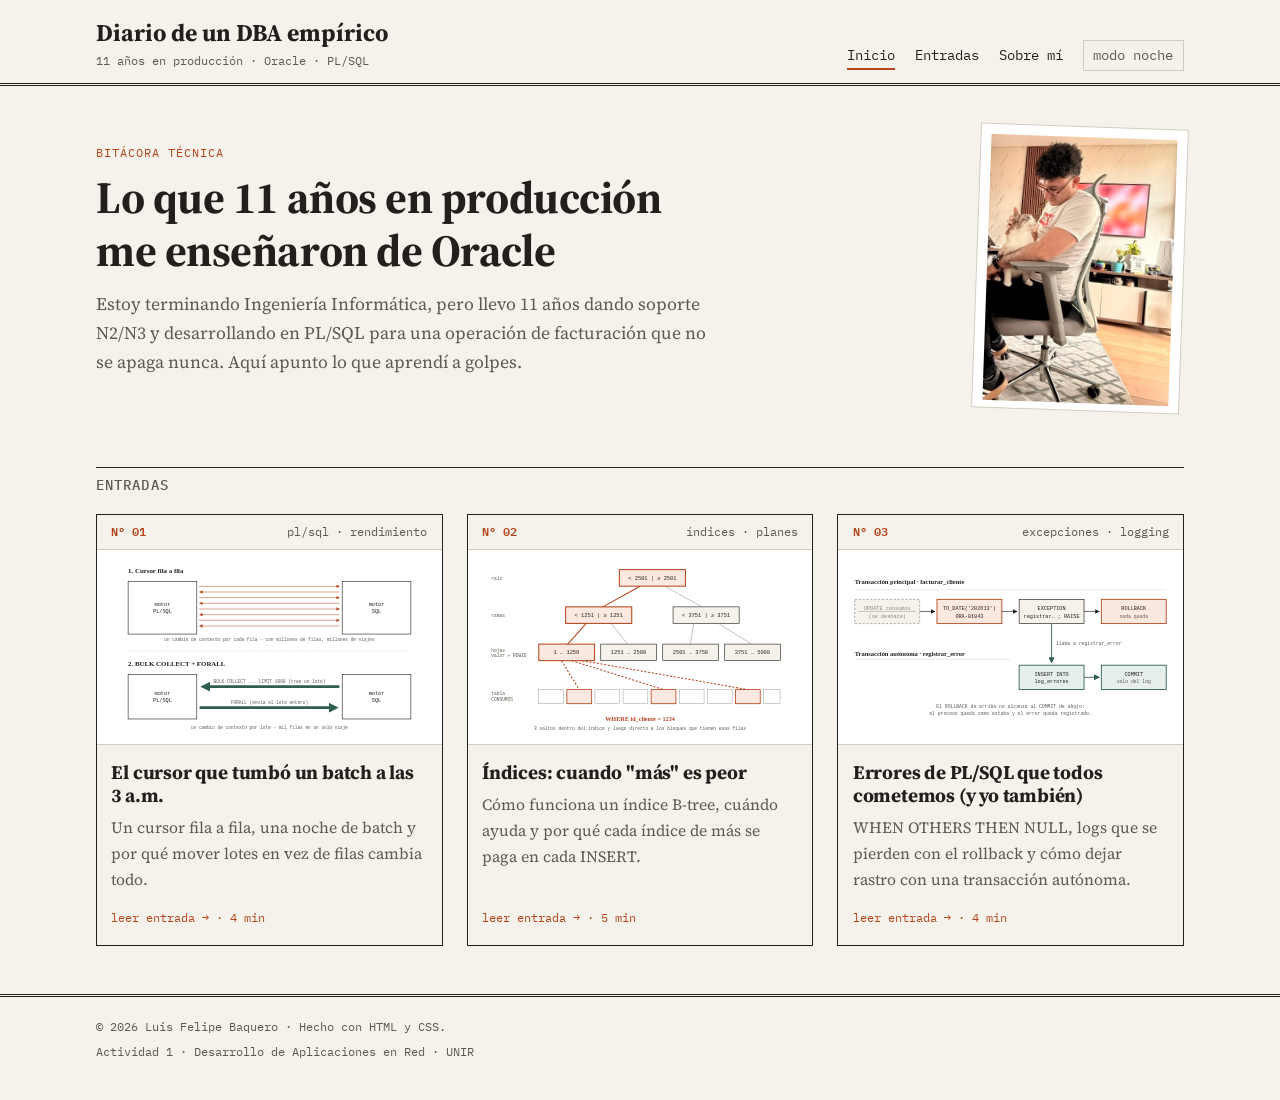
<file: index.html>
<!DOCTYPE html>
<html lang="es">
<head>
  <!-- Metadatos básicos -->
  <meta charset="UTF-8">
  <meta name="viewport" content="width=device-width, initial-scale=1">
  <title>Diario de un DBA empírico</title>
  <meta name="description" content="Lo que 11 años en producción me enseñaron de Oracle y PL/SQL: cursores, índices y manejo de errores, contado desde el soporte de una operación 7x24.">

  <!-- Favicon: iniciales FB -->
  <link rel="icon" href="img/favicon.svg" type="image/svg+xml">
  <link rel="apple-touch-icon" href="img/apple-touch-icon.png">

  <!-- Tipografías -->
  <link rel="preconnect" href="https://fonts.googleapis.com">
  <link rel="preconnect" href="https://fonts.gstatic.com" crossorigin>
  <link rel="stylesheet" href="https://fonts.googleapis.com/css2?family=IBM+Plex+Mono:wght@400;500;600&amp;family=Source+Serif+4:ital,opsz,wght@0,8..60,400;0,8..60,700;1,8..60,400&amp;display=swap">

  <link rel="stylesheet" href="css/styles.css">
  <script src="js/main.js"></script>
</head>
<body>
  <a class="saltar" href="#contenido">Saltar al contenido</a>

  <header class="sitio-cabecera">
    <div class="contenedor">
      <a class="marca" href="index.html">
        <span class="marca-nombre">Diario de un DBA empírico</span>
        <span class="marca-sub">11 años en producción · Oracle · PL/SQL</span>
      </a>
      <nav class="menu" aria-label="Menú principal">
        <ul>
          <li><a href="index.html" aria-current="page">Inicio</a></li>
          <li><a href="#entradas">Entradas</a></li>
          <li><a href="about.html">Sobre mí</a></li>
          <li><button class="btn-tema" type="button">modo noche</button></li>
        </ul>
      </nav>
    </div>
  </header>

  <main id="contenido" class="contenedor">
    <!-- PRESENTACIÓN: texto + foto -->
    <section class="presentacion presentacion--foto">
      <div class="presentacion-texto">
        <span class="antetitulo">Bitácora técnica</span>
        <h1>Lo que 11 años en producción me enseñaron de Oracle</h1>
        <p>Estoy terminando Ingeniería Informática, pero llevo 11 años dando soporte N2/N3 y desarrollando en PL/SQL para una operación de facturación que no se apaga nunca. Aquí apunto lo que aprendí a golpes.</p>
      </div>
      <!-- Foto propia, enlaza a "Sobre mí" -->
      <a class="retrato retrato--inicio" href="about.html">
        <img src="img/felipe.jpg" alt="Luis Felipe Baquero en su puesto de trabajo, con un gato en las piernas" width="420" height="600">
      </a>
    </section>

    <!-- LISTADO DE ENTRADAS: una ficha por entrada -->
    <h2 class="seccion-titulo" id="entradas">Entradas</h2>
    <ul class="fichas">
      <li class="ficha">
        <div class="ficha-franja"><span class="num">Nº 01</span><span>pl/sql · rendimiento</span></div>
        <div class="ficha-img"><img src="img/cursor-vs-bulk.svg" alt="Diagrama del cursor fila a fila frente a BULK COLLECT y FORALL" width="760" height="430" loading="lazy"></div>
        <div class="ficha-cuerpo">
          <h3><a href="posts/cursor-batch-3am.html">El cursor que tumbó un batch a las 3 a.m.</a></h3>
          <p>Un cursor fila a fila, una noche de batch y por qué mover lotes en vez de filas cambia todo.</p>
          <span class="ficha-pie">leer entrada → · 4 min</span>
        </div>
      </li>
      <li class="ficha">
        <div class="ficha-franja"><span class="num">Nº 02</span><span>índices · planes</span></div>
        <div class="ficha-img"><img src="img/indice-btree.svg" alt="Diagrama de una búsqueda en un índice B-tree" width="760" height="430" loading="lazy"></div>
        <div class="ficha-cuerpo">
          <h3><a href="posts/indices-mas-es-peor.html">Índices: cuando "más" es peor</a></h3>
          <p>Cómo funciona un índice B-tree, cuándo ayuda y por qué cada índice de más se paga en cada INSERT.</p>
          <span class="ficha-pie">leer entrada → · 5 min</span>
        </div>
      </li>
      <li class="ficha">
        <div class="ficha-franja"><span class="num">Nº 03</span><span>excepciones · logging</span></div>
        <div class="ficha-img"><img src="img/transaccion-autonoma.svg" alt="Diagrama de una transacción autónoma para registrar errores" width="760" height="430" loading="lazy"></div>
        <div class="ficha-cuerpo">
          <h3><a href="posts/errores-plsql.html">Errores de PL/SQL que todos cometemos (y yo también)</a></h3>
          <p>WHEN OTHERS THEN NULL, logs que se pierden con el rollback y cómo dejar rastro con una transacción autónoma.</p>
          <span class="ficha-pie">leer entrada → · 4 min</span>
        </div>
      </li>
    </ul>

  </main>

  <!-- PIE DE PÁGINA: componente compartido, definido en js/main.js -->
  <sitio-pie></sitio-pie>
</body>
</html>
</file>
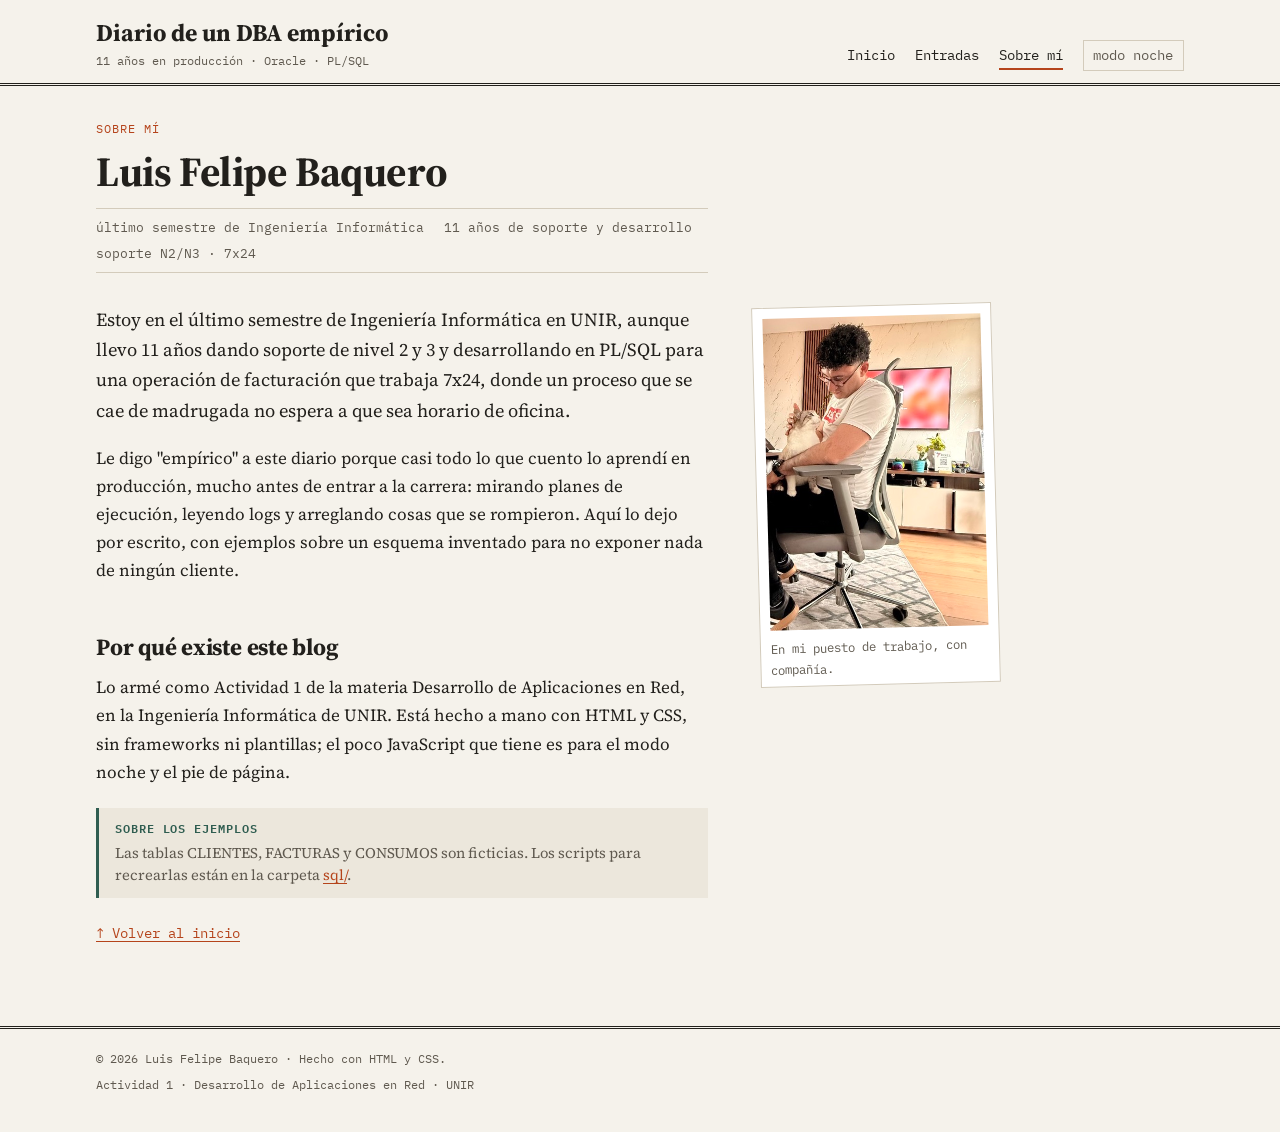
<file: about.html>
<!DOCTYPE html>
<html lang="es">
<head>
  <meta charset="UTF-8">
  <meta name="viewport" content="width=device-width, initial-scale=1">
  <title>Sobre mí | Diario de un DBA empírico</title>
  <meta name="description" content="Luis Felipe Baquero: futuro ingeniero informático, en último semestre en UNIR, con 11 años dando soporte N2/N3 y desarrollando en PL/SQL para una operación de facturación 7x24.">

  <!-- Favicon: iniciales FB -->
  <link rel="icon" href="img/favicon.svg" type="image/svg+xml">
  <link rel="apple-touch-icon" href="img/apple-touch-icon.png">

  <!-- Tipografías -->
  <link rel="preconnect" href="https://fonts.googleapis.com">
  <link rel="preconnect" href="https://fonts.gstatic.com" crossorigin>
  <link rel="stylesheet" href="https://fonts.googleapis.com/css2?family=IBM+Plex+Mono:wght@400;500;600&amp;family=Source+Serif+4:ital,opsz,wght@0,8..60,400;0,8..60,700;1,8..60,400&amp;display=swap">

  <link rel="stylesheet" href="css/styles.css">
  <script src="js/main.js"></script>
</head>
<body>
  <a class="saltar" href="#contenido">Saltar al contenido</a>

  <header class="sitio-cabecera">
    <div class="contenedor">
      <a class="marca" href="index.html">
        <span class="marca-nombre">Diario de un DBA empírico</span>
        <span class="marca-sub">11 años en producción · Oracle · PL/SQL</span>
      </a>
      <nav class="menu" aria-label="Menú principal">
        <ul>
          <li><a href="index.html">Inicio</a></li>
          <li><a href="index.html#entradas">Entradas</a></li>
          <li><a href="about.html" aria-current="page">Sobre mí</a></li>
          <li><button class="btn-tema" type="button">modo noche</button></li>
        </ul>
      </nav>
    </div>
  </header>

  <main id="contenido" class="contenedor">
    <article class="entrada">
      <header class="entrada-cabecera">
        <span class="antetitulo">Sobre mí</span>
        <h1>Luis Felipe Baquero</h1>
        <p class="entrada-meta">
          <span>último semestre de Ingeniería Informática</span>
          <span>11 años de soporte y desarrollo</span>
          <span>soporte N2/N3 · 7x24</span>
        </p>
      </header>

      <div class="entrada-cuerpo">
        <!-- Foto propia, recortada para no mostrar pantallas con otras personas -->
        <figure class="retrato">
          <img src="img/felipe.jpg" alt="Luis Felipe Baquero sentado en su silla de trabajo, con un gato en las piernas" width="420" height="600">
          <figcaption>En mi puesto de trabajo, con compañía.</figcaption>
        </figure>

        <p>Estoy en el último semestre de Ingeniería Informática en UNIR, aunque llevo 11 años dando soporte de nivel 2 y 3 y desarrollando en PL/SQL para una operación de facturación que trabaja 7x24, donde un proceso que se cae de madrugada no espera a que sea horario de oficina.</p>

        <p>Le digo "empírico" a este diario porque casi todo lo que cuento lo aprendí en producción, mucho antes de entrar a la carrera: mirando planes de ejecución, leyendo logs y arreglando cosas que se rompieron. Aquí lo dejo por escrito, con ejemplos sobre un esquema inventado para no exponer nada de ningún cliente.</p>

        <h2>Por qué existe este blog</h2>
        <p>Lo armé como Actividad 1 de la materia Desarrollo de Aplicaciones en Red, en la Ingeniería Informática de UNIR. Está hecho a mano con HTML y CSS, sin frameworks ni plantillas; el poco JavaScript que tiene es para el modo noche y el pie de página.</p>

        <aside class="nota-margen nota-inline">
          <strong>Sobre los ejemplos</strong>
          Las tablas CLIENTES, FACTURAS y CONSUMOS son ficticias. Los scripts para recrearlas están en la carpeta <a href="sql/setup_demo.sql">sql/</a>.
        </aside>
      </div>

      <p class="volver"><a href="index.html">↑ Volver al inicio</a></p>
    </article>
  </main>

  <!-- PIE DE PÁGINA: componente compartido, definido en js/main.js -->
  <sitio-pie></sitio-pie>
</body>
</html>
</file>
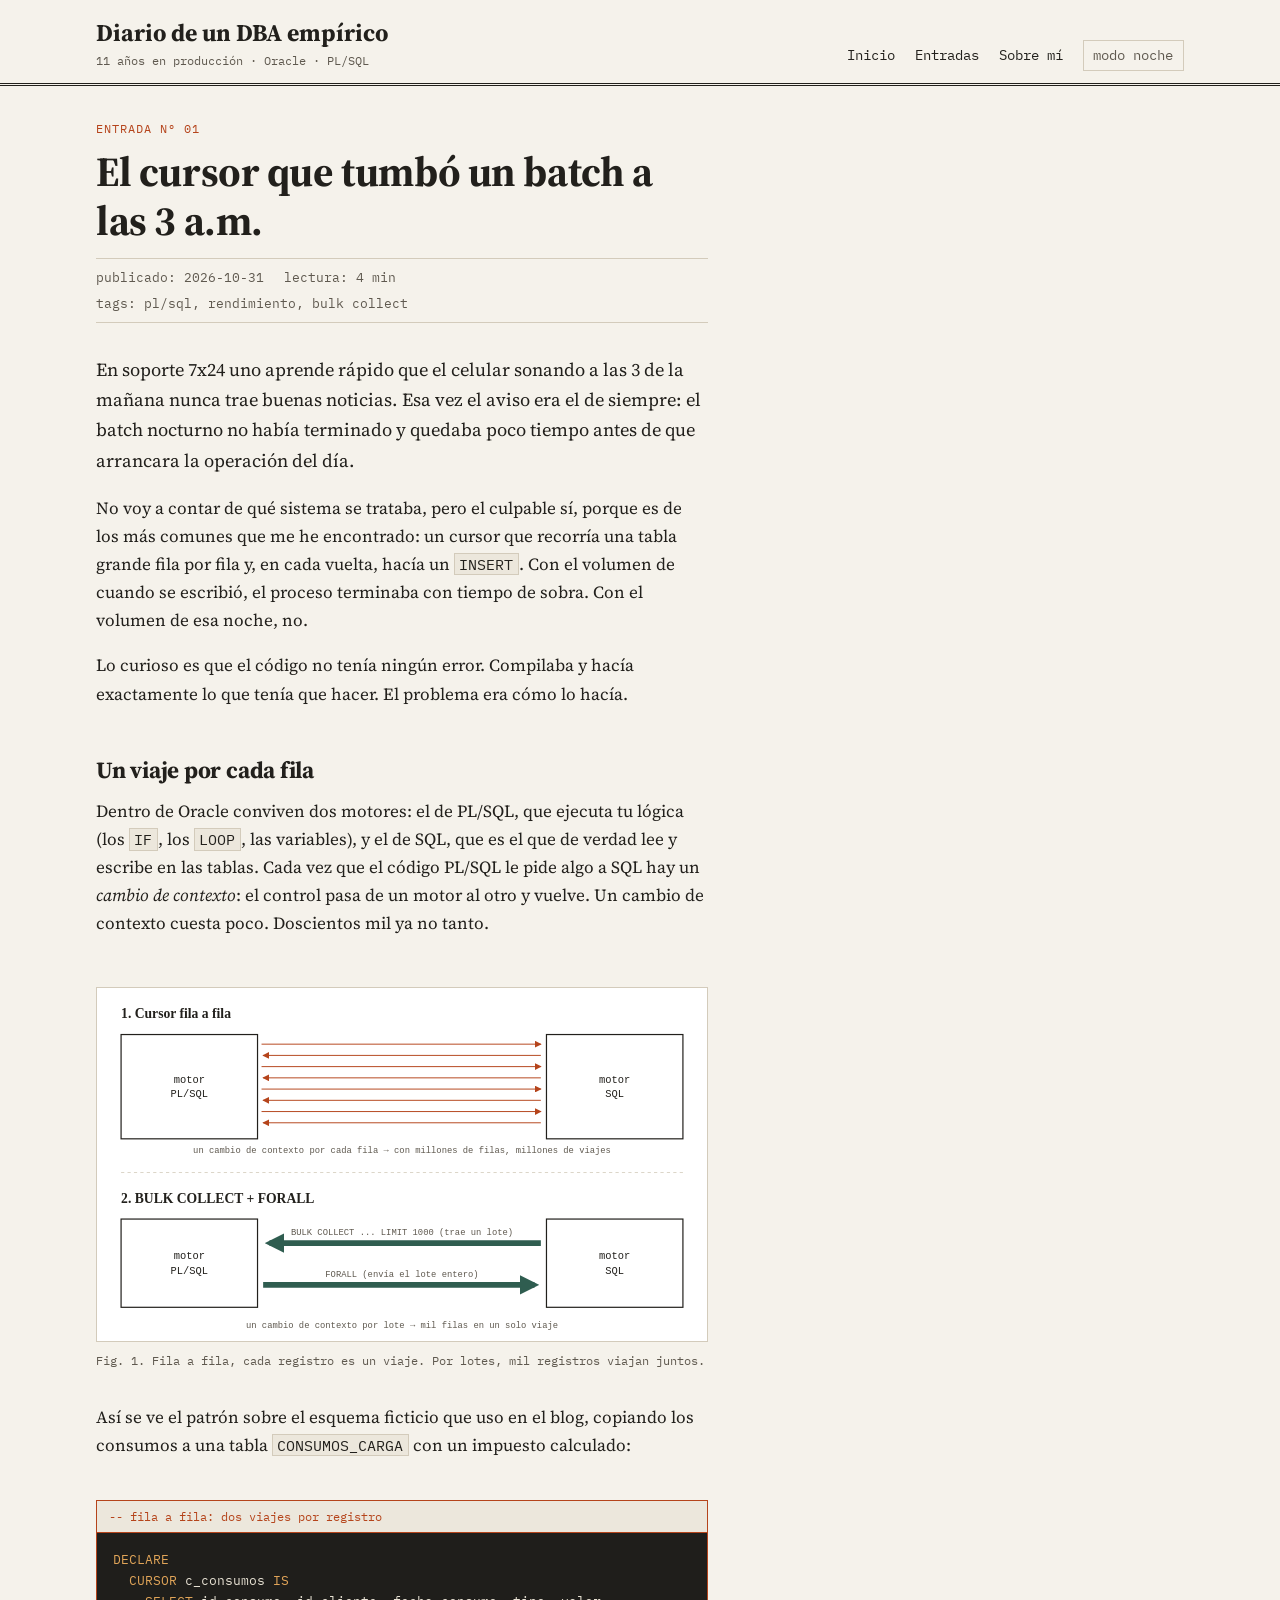
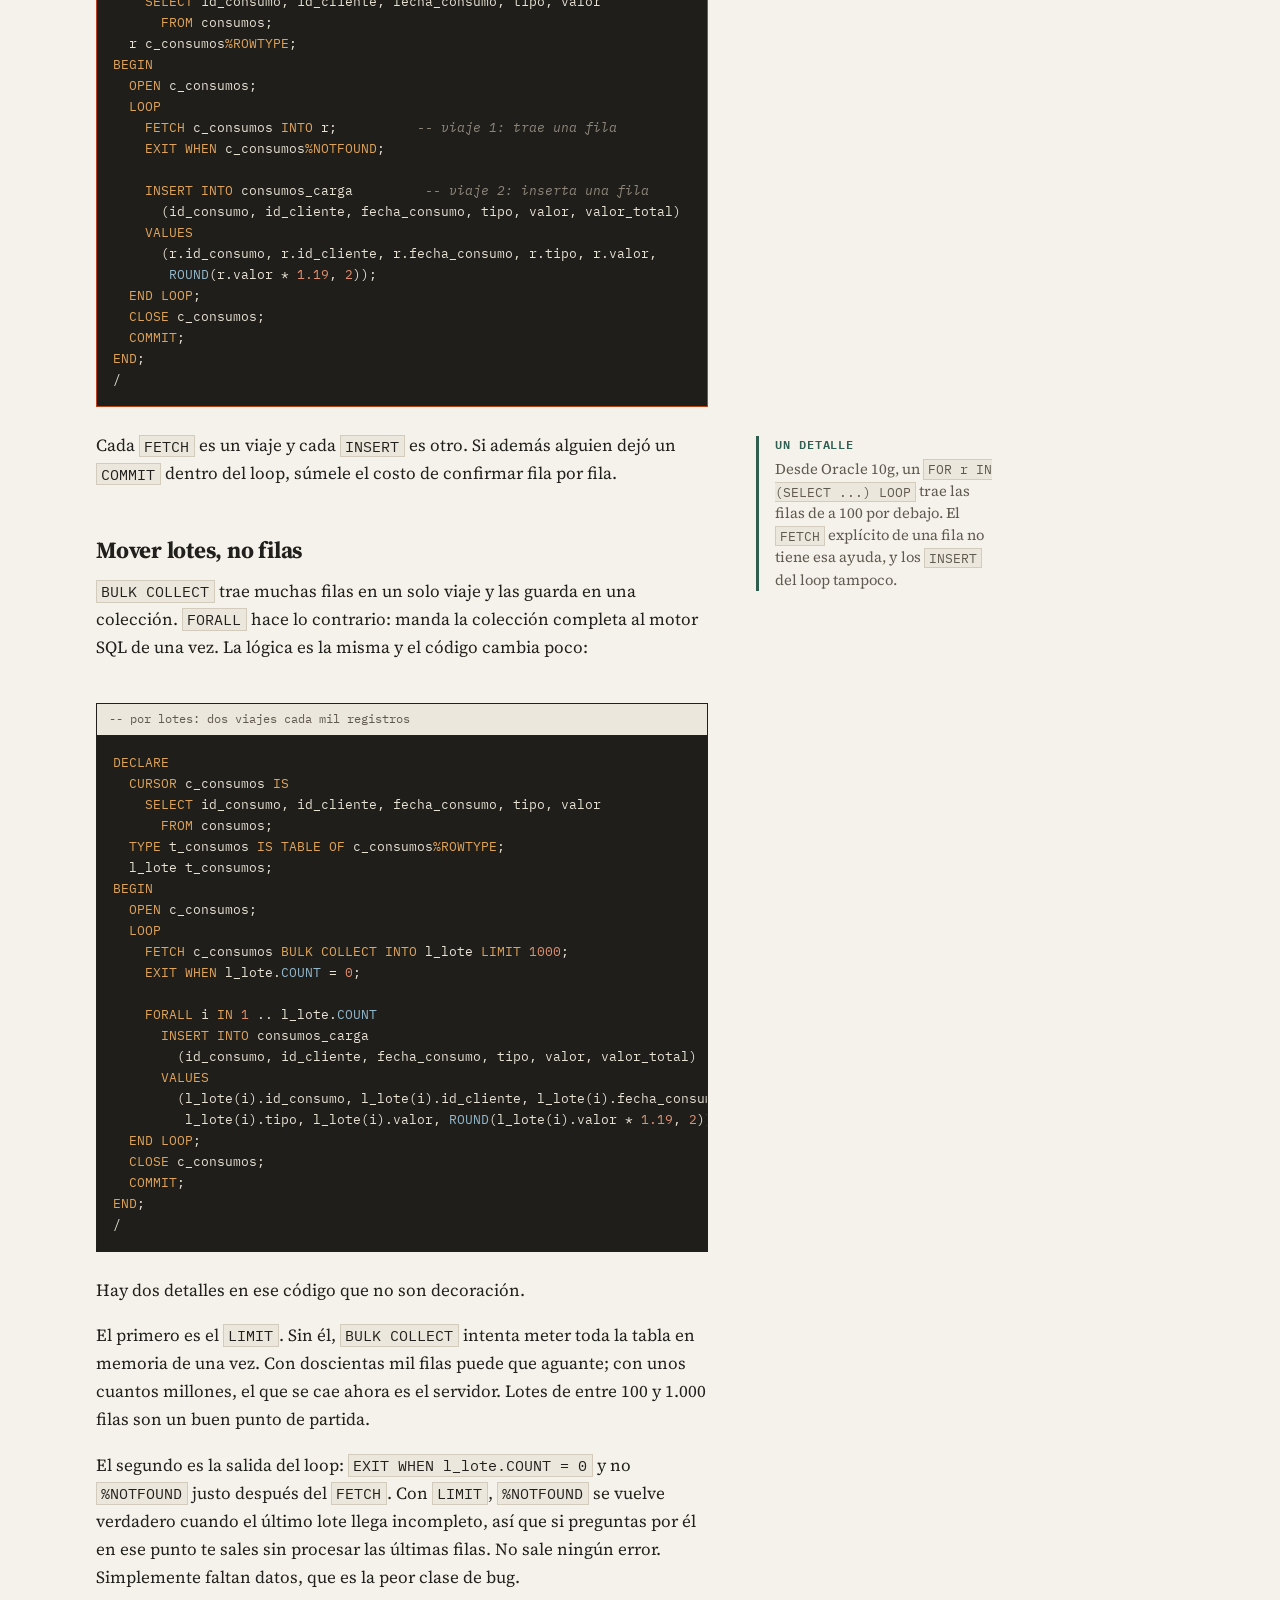
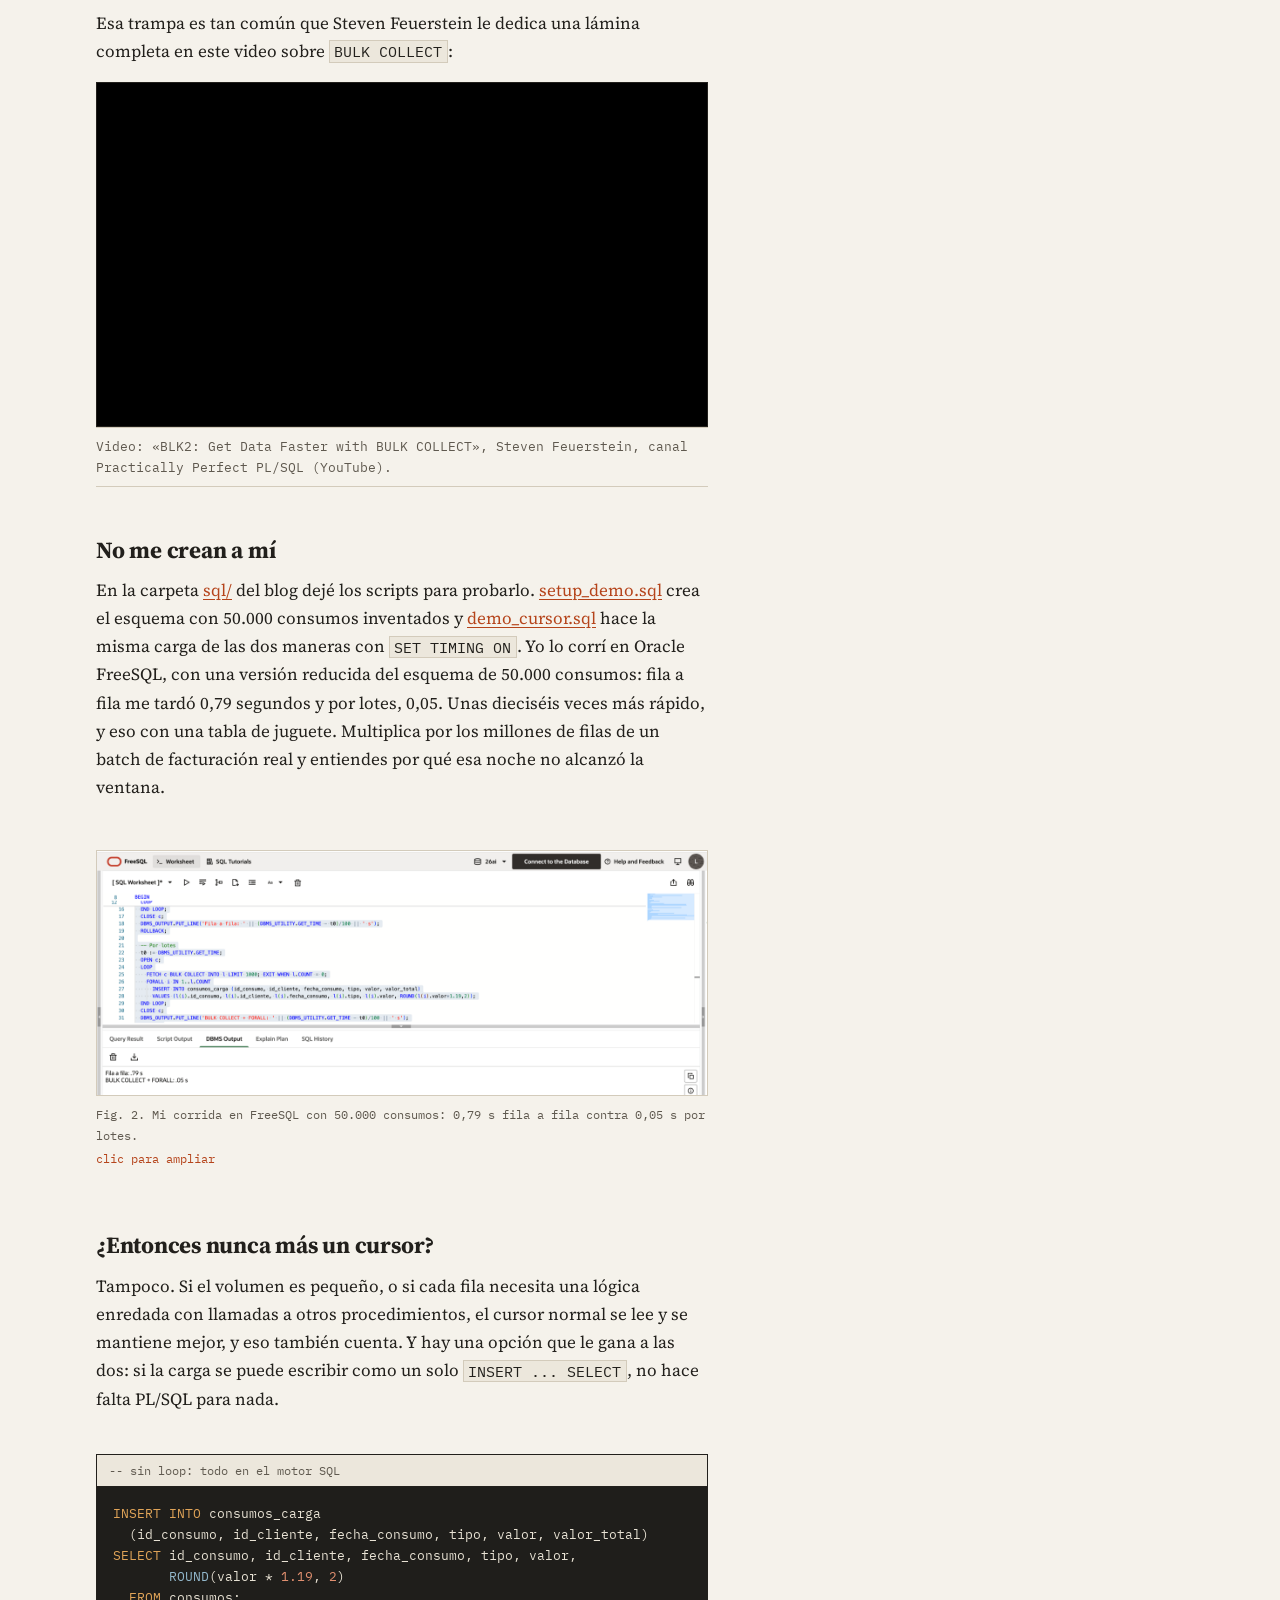
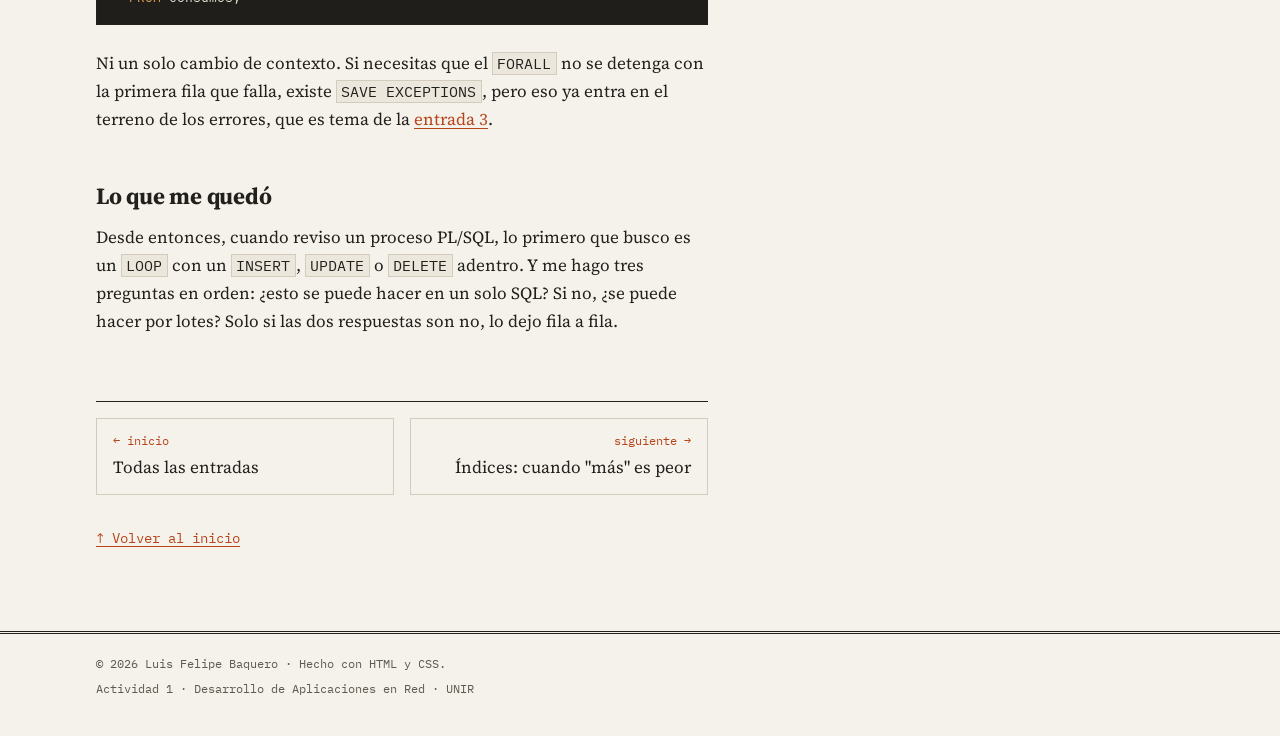
<file: posts/cursor-batch-3am.html>
<!DOCTYPE html>
<html lang="es">
<head>
  <meta charset="UTF-8">
  <meta name="viewport" content="width=device-width, initial-scale=1">
  <title>El cursor que tumbó un batch a las 3 a.m. | Diario de un DBA empírico</title>
  <meta name="description" content="Cursores explícitos frente a BULK COLLECT y FORALL, contado desde un batch nocturno de facturación.">

  <!-- Favicon: iniciales FB -->
  <link rel="icon" href="../img/favicon.svg" type="image/svg+xml">
  <link rel="apple-touch-icon" href="../img/apple-touch-icon.png">

  <!-- Tipografías -->
  <link rel="preconnect" href="https://fonts.googleapis.com">
  <link rel="preconnect" href="https://fonts.gstatic.com" crossorigin>
  <link rel="stylesheet" href="https://fonts.googleapis.com/css2?family=IBM+Plex+Mono:wght@400;500;600&amp;family=Source+Serif+4:ital,opsz,wght@0,8..60,400;0,8..60,700;1,8..60,400&amp;display=swap">

  <link rel="stylesheet" href="../css/styles.css">
  <script src="../js/main.js"></script>
</head>
<body>
  <a class="saltar" href="#contenido">Saltar al contenido</a>

  <header class="sitio-cabecera">
    <div class="contenedor">
      <a class="marca" href="../index.html">
        <span class="marca-nombre">Diario de un DBA empírico</span>
        <span class="marca-sub">11 años en producción · Oracle · PL/SQL</span>
      </a>
      <nav class="menu" aria-label="Menú principal">
        <ul>
          <li><a href="../index.html">Inicio</a></li>
          <li><a href="../index.html#entradas">Entradas</a></li>
          <li><a href="../about.html">Sobre mí</a></li>
          <li><button class="btn-tema" type="button">modo noche</button></li>
        </ul>
      </nav>
    </div>
  </header>

  <main id="contenido" class="contenedor">
    <article class="entrada">
      <header class="entrada-cabecera">
        <span class="antetitulo">Entrada Nº 01</span>
        <h1>El cursor que tumbó un batch a las 3 a.m.</h1>
        <p class="entrada-meta">
          <span>publicado: 2026-10-31</span>
          <span>lectura: 4 min</span>
          <span>tags: pl/sql, rendimiento, bulk collect</span>
        </p>
      </header>

      <div class="entrada-cuerpo">
        <!-- REVISAR (Felipe): los tres primeros párrafos cuentan la noche en términos generales.
             Cámbialos con lo que pasó de verdad: qué proceso era, cómo te enteraste, qué viste. -->
        <p>En soporte 7x24 uno aprende rápido que el celular sonando a las 3 de la mañana nunca trae buenas noticias. Esa vez el aviso era el de siempre: el batch nocturno no había terminado y quedaba poco tiempo antes de que arrancara la operación del día.</p>

        <p>No voy a contar de qué sistema se trataba, pero el culpable sí, porque es de los más comunes que me he encontrado: un cursor que recorría una tabla grande fila por fila y, en cada vuelta, hacía un <code>INSERT</code>. Con el volumen de cuando se escribió, el proceso terminaba con tiempo de sobra. Con el volumen de esa noche, no.</p>

        <p>Lo curioso es que el código no tenía ningún error. Compilaba y hacía exactamente lo que tenía que hacer. El problema era cómo lo hacía.</p>

        <h2>Un viaje por cada fila</h2>
        <p>Dentro de Oracle conviven dos motores: el de PL/SQL, que ejecuta tu lógica (los <code>IF</code>, los <code>LOOP</code>, las variables), y el de SQL, que es el que de verdad lee y escribe en las tablas. Cada vez que el código PL/SQL le pide algo a SQL hay un <em>cambio de contexto</em>: el control pasa de un motor al otro y vuelve. Un cambio de contexto cuesta poco. Doscientos mil ya no tanto.</p>

        <figure>
          <img src="../img/cursor-vs-bulk.svg" alt="Diagrama: arriba, el motor PL/SQL y el motor SQL intercambian un mensaje por cada fila; abajo, con BULK COLLECT y FORALL viaja un lote completo en cada cambio de contexto." width="760" height="440">
          <figcaption>Fig. 1. Fila a fila, cada registro es un viaje. Por lotes, mil registros viajan juntos.</figcaption>
        </figure>

        <p>Así se ve el patrón sobre el esquema ficticio que uso en el blog, copiando los consumos a una tabla <code>CONSUMOS_CARGA</code> con un impuesto calculado:</p>

        <div class="codigo codigo--mal">
          <div class="codigo-titulo">-- fila a fila: dos viajes por registro</div>
<pre><code><span class="kw">DECLARE</span>
  <span class="kw">CURSOR</span> c_consumos <span class="kw">IS</span>
    <span class="kw">SELECT</span> id_consumo, id_cliente, fecha_consumo, tipo, valor
      <span class="kw">FROM</span> consumos;
  r c_consumos<span class="kw">%ROWTYPE</span>;
<span class="kw">BEGIN</span>
  <span class="kw">OPEN</span> c_consumos;
  <span class="kw">LOOP</span>
    <span class="kw">FETCH</span> c_consumos <span class="kw">INTO</span> r;          <span class="com">-- viaje 1: trae una fila</span>
    <span class="kw">EXIT WHEN</span> c_consumos<span class="kw">%NOTFOUND</span>;

    <span class="kw">INSERT INTO</span> consumos_carga         <span class="com">-- viaje 2: inserta una fila</span>
      (id_consumo, id_cliente, fecha_consumo, tipo, valor, valor_total)
    <span class="kw">VALUES</span>
      (r.id_consumo, r.id_cliente, r.fecha_consumo, r.tipo, r.valor,
       <span class="fn">ROUND</span>(r.valor * <span class="num">1.19</span>, <span class="num">2</span>));
  <span class="kw">END LOOP</span>;
  <span class="kw">CLOSE</span> c_consumos;
  <span class="kw">COMMIT</span>;
<span class="kw">END</span>;
/</code></pre>
        </div>

        <p>Cada <code>FETCH</code> es un viaje y cada <code>INSERT</code> es otro. Si además alguien dejó un <code>COMMIT</code> dentro del loop, súmele el costo de confirmar fila por fila.</p>

        <aside class="nota-margen">
          <strong>Un detalle</strong>
          Desde Oracle 10g, un <code>FOR r IN (SELECT ...) LOOP</code> trae las filas de a 100 por debajo. El <code>FETCH</code> explícito de una fila no tiene esa ayuda, y los <code>INSERT</code> del loop tampoco.
        </aside>

        <h2>Mover lotes, no filas</h2>
        <p><code>BULK COLLECT</code> trae muchas filas en un solo viaje y las guarda en una colección. <code>FORALL</code> hace lo contrario: manda la colección completa al motor SQL de una vez. La lógica es la misma y el código cambia poco:</p>

        <div class="codigo">
          <div class="codigo-titulo">-- por lotes: dos viajes cada mil registros</div>
<pre><code><span class="kw">DECLARE</span>
  <span class="kw">CURSOR</span> c_consumos <span class="kw">IS</span>
    <span class="kw">SELECT</span> id_consumo, id_cliente, fecha_consumo, tipo, valor
      <span class="kw">FROM</span> consumos;
  <span class="kw">TYPE</span> t_consumos <span class="kw">IS TABLE OF</span> c_consumos<span class="kw">%ROWTYPE</span>;
  l_lote t_consumos;
<span class="kw">BEGIN</span>
  <span class="kw">OPEN</span> c_consumos;
  <span class="kw">LOOP</span>
    <span class="kw">FETCH</span> c_consumos <span class="kw">BULK COLLECT INTO</span> l_lote <span class="kw">LIMIT</span> <span class="num">1000</span>;
    <span class="kw">EXIT WHEN</span> l_lote.<span class="fn">COUNT</span> = <span class="num">0</span>;

    <span class="kw">FORALL</span> i <span class="kw">IN</span> <span class="num">1</span> .. l_lote.<span class="fn">COUNT</span>
      <span class="kw">INSERT INTO</span> consumos_carga
        (id_consumo, id_cliente, fecha_consumo, tipo, valor, valor_total)
      <span class="kw">VALUES</span>
        (l_lote(i).id_consumo, l_lote(i).id_cliente, l_lote(i).fecha_consumo,
         l_lote(i).tipo, l_lote(i).valor, <span class="fn">ROUND</span>(l_lote(i).valor * <span class="num">1.19</span>, <span class="num">2</span>));
  <span class="kw">END LOOP</span>;
  <span class="kw">CLOSE</span> c_consumos;
  <span class="kw">COMMIT</span>;
<span class="kw">END</span>;
/</code></pre>
        </div>

        <p>Hay dos detalles en ese código que no son decoración.</p>

        <p>El primero es el <code>LIMIT</code>. Sin él, <code>BULK COLLECT</code> intenta meter toda la tabla en memoria de una vez. Con doscientas mil filas puede que aguante; con unos cuantos millones, el que se cae ahora es el servidor. Lotes de entre 100 y 1.000 filas son un buen punto de partida.</p>

        <p>El segundo es la salida del loop: <code>EXIT WHEN l_lote.COUNT = 0</code> y no <code>%NOTFOUND</code> justo después del <code>FETCH</code>. Con <code>LIMIT</code>, <code>%NOTFOUND</code> se vuelve verdadero cuando el último lote llega incompleto, así que si preguntas por él en ese punto te sales sin procesar las últimas filas. No sale ningún error. Simplemente faltan datos, que es la peor clase de bug.</p>

        <p>Esa trampa es tan común que Steven Feuerstein le dedica una lámina completa en este video sobre <code>BULK COLLECT</code>:</p>
        <div class="video">
          <iframe src="https://www.youtube-nocookie.com/embed/NSx594bQOQY" title="BLK2: Get Data Faster with BULK COLLECT, de Steven Feuerstein" loading="lazy" allow="accelerometer; clipboard-write; encrypted-media; gyroscope; picture-in-picture; web-share" referrerpolicy="strict-origin-when-cross-origin" allowfullscreen></iframe>
        </div>
        <p class="entrada-meta">Video: «BLK2: Get Data Faster with BULK COLLECT», Steven Feuerstein, canal Practically Perfect PL/SQL (YouTube).</p>

        <h2>No me crean a mí</h2>
        <p>En la carpeta <a href="../sql/setup_demo.sql">sql/</a> del blog dejé los scripts para probarlo. <a href="../sql/setup_demo.sql">setup_demo.sql</a> crea el esquema con 50.000 consumos inventados y <a href="../sql/demo_cursor.sql">demo_cursor.sql</a> hace la misma carga de las dos maneras con <code>SET TIMING ON</code>. Yo lo corrí en Oracle FreeSQL, con una versión reducida del esquema de 50.000 consumos: fila a fila me tardó 0,79 segundos y por lotes, 0,05. Unas dieciséis veces más rápido, y eso con una tabla de juguete. Multiplica por los millones de filas de un batch de facturación real y entiendes por qué esa noche no alcanzó la ventana.</p>

        <figure>
          <a class="ampliable" href="../img/cursor-tiempos.png" target="_blank" rel="noopener" title="Abrir la imagen en tamaño completo">
            <img src="../img/cursor-tiempos.png" alt="Pantallazo de Oracle FreeSQL: el bloque PL/SQL con la carga por lotes y, en la pestaña DBMS Output, los tiempos medidos: fila a fila 0,79 segundos y BULK COLLECT más FORALL 0,05 segundos." width="1400" height="560" loading="lazy">
          </a>
          <figcaption>Fig. 2. Mi corrida en FreeSQL con 50.000 consumos: 0,79 s fila a fila contra 0,05 s por lotes.<span class="ampliar">clic para ampliar</span></figcaption>
        </figure>


        <h2>¿Entonces nunca más un cursor?</h2>
        <p>Tampoco. Si el volumen es pequeño, o si cada fila necesita una lógica enredada con llamadas a otros procedimientos, el cursor normal se lee y se mantiene mejor, y eso también cuenta. Y hay una opción que le gana a las dos: si la carga se puede escribir como un solo <code>INSERT ... SELECT</code>, no hace falta PL/SQL para nada.</p>

        <div class="codigo">
          <div class="codigo-titulo">-- sin loop: todo en el motor SQL</div>
<pre><code><span class="kw">INSERT INTO</span> consumos_carga
  (id_consumo, id_cliente, fecha_consumo, tipo, valor, valor_total)
<span class="kw">SELECT</span> id_consumo, id_cliente, fecha_consumo, tipo, valor,
       <span class="fn">ROUND</span>(valor * <span class="num">1.19</span>, <span class="num">2</span>)
  <span class="kw">FROM</span> consumos;</code></pre>
        </div>

        <p>Ni un solo cambio de contexto. Si necesitas que el <code>FORALL</code> no se detenga con la primera fila que falla, existe <code>SAVE EXCEPTIONS</code>, pero eso ya entra en el terreno de los errores, que es tema de la <a href="errores-plsql.html">entrada 3</a>.</p>

        <h2>Lo que me quedó</h2>
        <!-- REVISAR (Felipe): ajusta esta regla si la tuya es distinta. -->
        <p>Desde entonces, cuando reviso un proceso PL/SQL, lo primero que busco es un <code>LOOP</code> con un <code>INSERT</code>, <code>UPDATE</code> o <code>DELETE</code> adentro. Y me hago tres preguntas en orden: ¿esto se puede hacer en un solo SQL? Si no, ¿se puede hacer por lotes? Solo si las dos respuestas son no, lo dejo fila a fila.</p>

      </div>

      <!-- Navegación entre entradas -->
      <nav class="entre-entradas" aria-label="Navegación entre entradas">
        <a class="anterior" href="../index.html"><small>← inicio</small>Todas las entradas</a>
        <a class="siguiente" href="indices-mas-es-peor.html"><small>siguiente →</small>Índices: cuando "más" es peor</a>
      </nav>
      <p class="volver"><a href="../index.html">↑ Volver al inicio</a></p>
    </article>
  </main>

  <!-- PIE DE PÁGINA: componente compartido, definido en js/main.js -->
  <sitio-pie></sitio-pie>
</body>
</html>
</file>
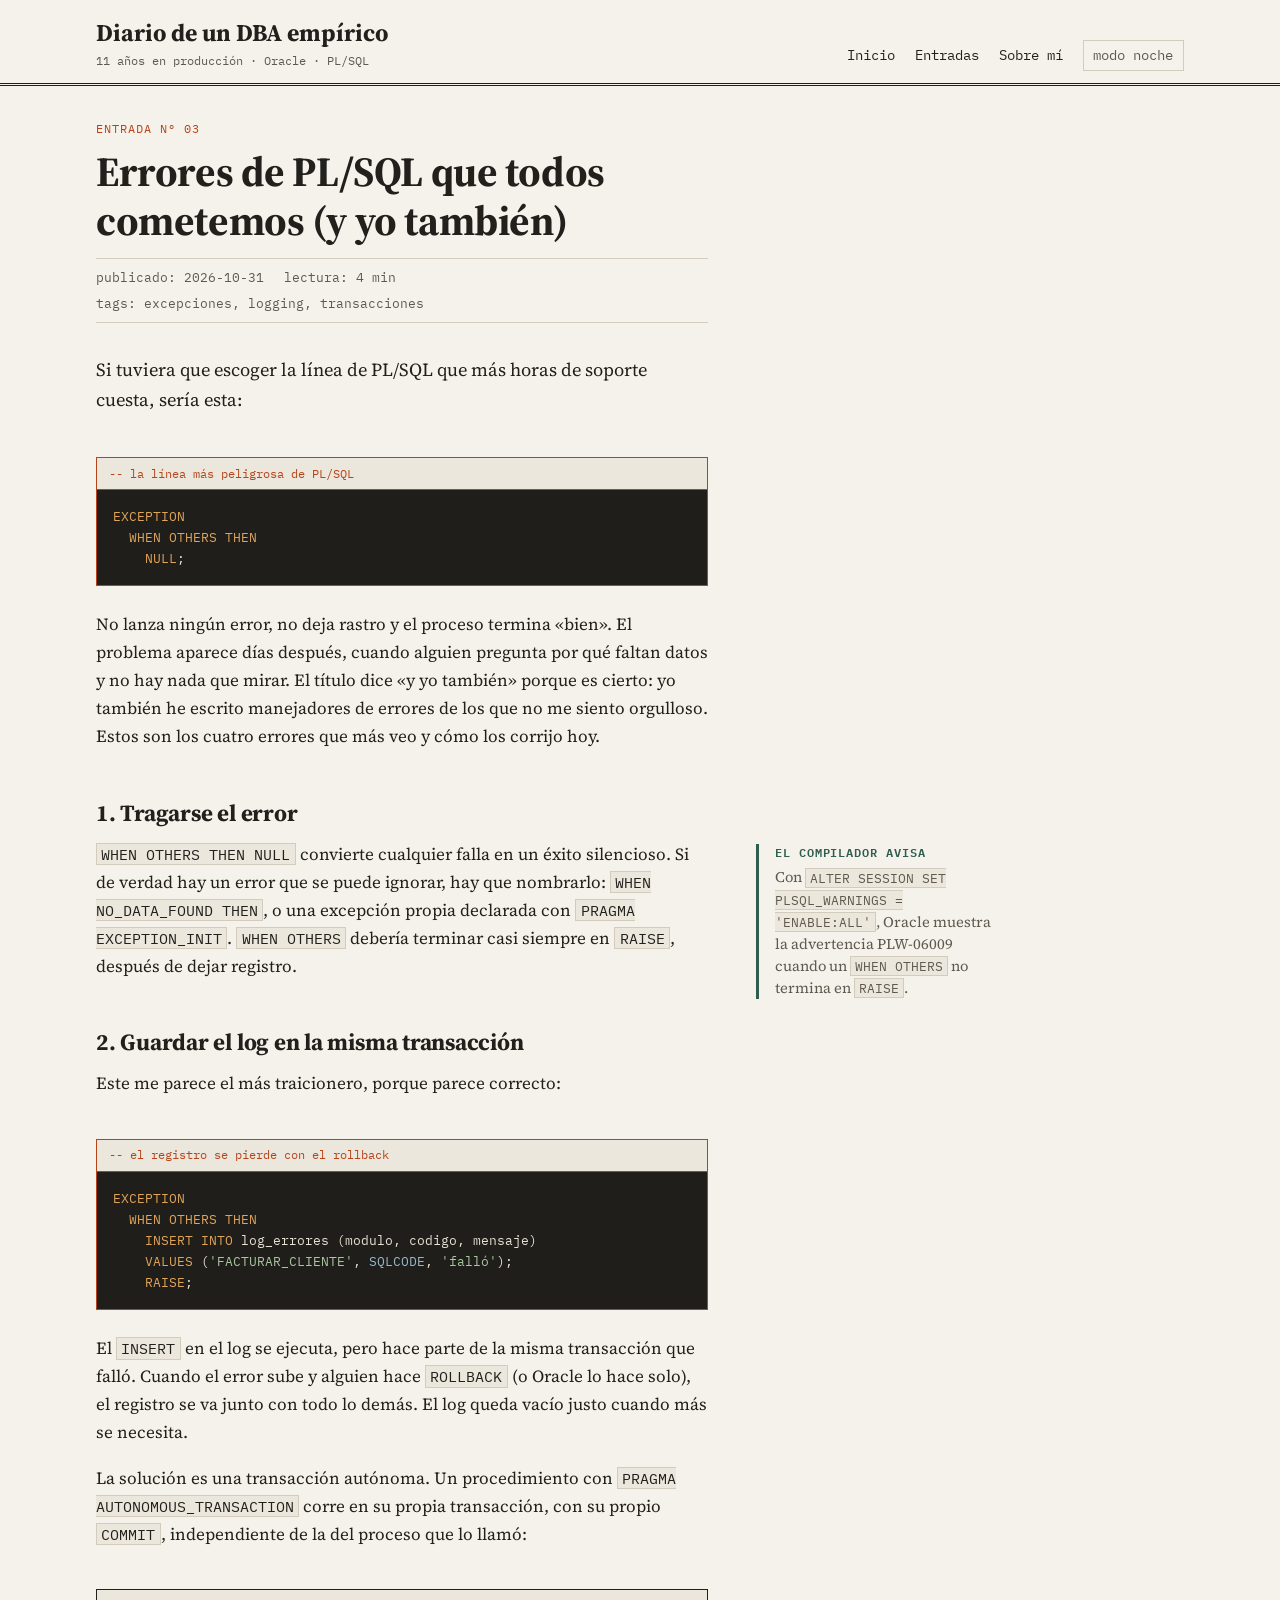
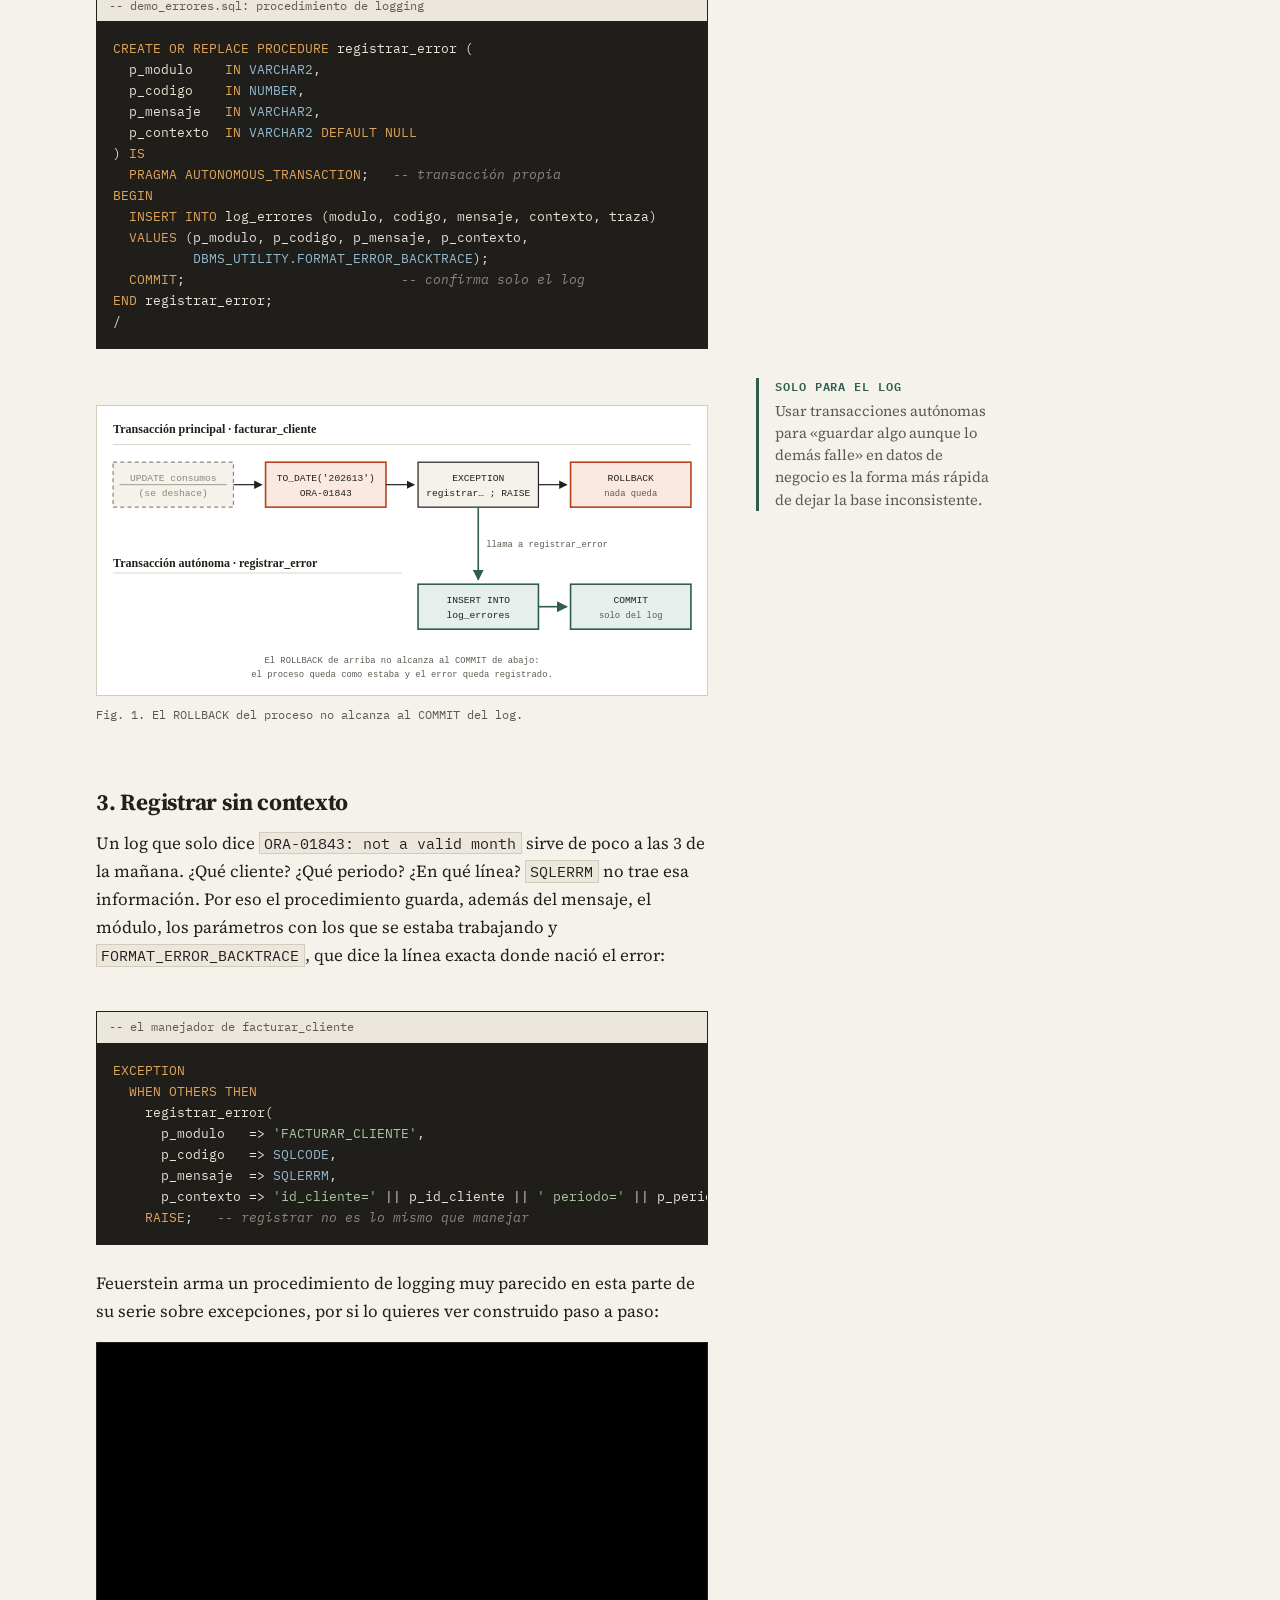
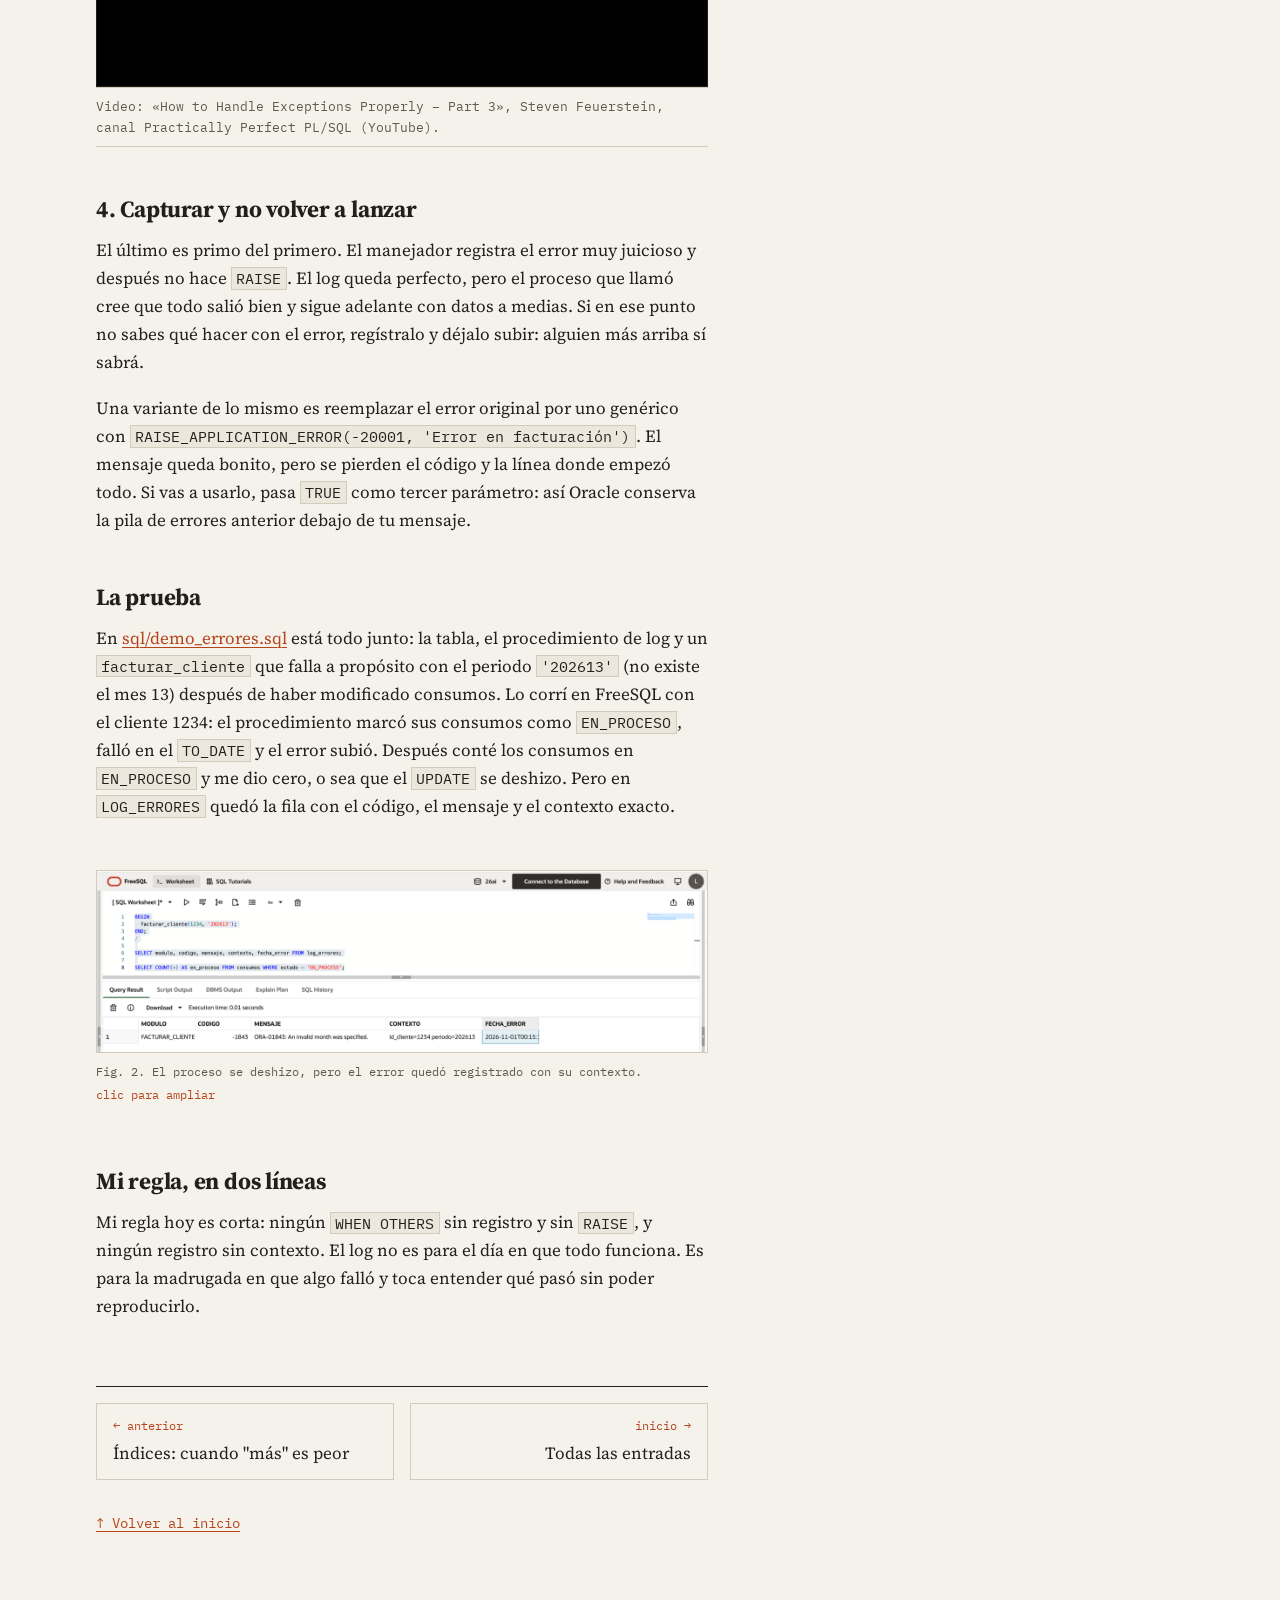
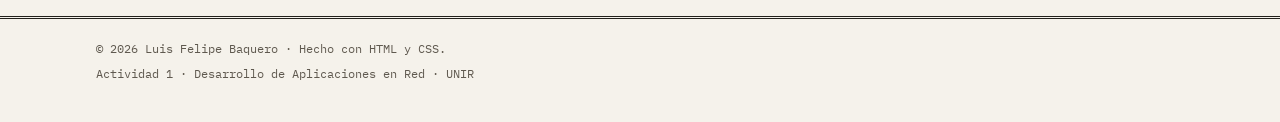
<file: posts/errores-plsql.html>
<!DOCTYPE html>
<html lang="es">
<head>
  <meta charset="UTF-8">
  <meta name="viewport" content="width=device-width, initial-scale=1">
  <title>Errores de PL/SQL que todos cometemos (y yo también) | Diario de un DBA empírico</title>
  <meta name="description" content="Excepciones, WHEN OTHERS y cómo dejar registro de lo que falló.">

  <!-- Favicon: iniciales FB -->
  <link rel="icon" href="../img/favicon.svg" type="image/svg+xml">
  <link rel="apple-touch-icon" href="../img/apple-touch-icon.png">

  <!-- Tipografías -->
  <link rel="preconnect" href="https://fonts.googleapis.com">
  <link rel="preconnect" href="https://fonts.gstatic.com" crossorigin>
  <link rel="stylesheet" href="https://fonts.googleapis.com/css2?family=IBM+Plex+Mono:wght@400;500;600&amp;family=Source+Serif+4:ital,opsz,wght@0,8..60,400;0,8..60,700;1,8..60,400&amp;display=swap">

  <link rel="stylesheet" href="../css/styles.css">
  <script src="../js/main.js"></script>
</head>
<body>
  <a class="saltar" href="#contenido">Saltar al contenido</a>

  <header class="sitio-cabecera">
    <div class="contenedor">
      <a class="marca" href="../index.html">
        <span class="marca-nombre">Diario de un DBA empírico</span>
        <span class="marca-sub">11 años en producción · Oracle · PL/SQL</span>
      </a>
      <nav class="menu" aria-label="Menú principal">
        <ul>
          <li><a href="../index.html">Inicio</a></li>
          <li><a href="../index.html#entradas">Entradas</a></li>
          <li><a href="../about.html">Sobre mí</a></li>
          <li><button class="btn-tema" type="button">modo noche</button></li>
        </ul>
      </nav>
    </div>
  </header>

  <main id="contenido" class="contenedor">
    <article class="entrada">
      <header class="entrada-cabecera">
        <span class="antetitulo">Entrada Nº 03</span>
        <h1>Errores de PL/SQL que todos cometemos (y yo también)</h1>
        <p class="entrada-meta">
          <span>publicado: 2026-10-31</span>
          <span>lectura: 4 min</span>
          <span>tags: excepciones, logging, transacciones</span>
        </p>
      </header>

      <div class="entrada-cuerpo">
        <p>Si tuviera que escoger la línea de PL/SQL que más horas de soporte cuesta, sería esta:</p>

        <div class="codigo codigo--mal">
          <div class="codigo-titulo">-- la línea más peligrosa de PL/SQL</div>
<pre><code><span class="kw">EXCEPTION</span>
  <span class="kw">WHEN OTHERS THEN</span>
    <span class="kw">NULL</span>;</code></pre>
        </div>

        <!-- REVISAR (Felipe): el "y yo también" del título es tuyo. Si tienes un caso propio que puedas contar, este es el lugar. -->
        <p>No lanza ningún error, no deja rastro y el proceso termina «bien». El problema aparece días después, cuando alguien pregunta por qué faltan datos y no hay nada que mirar. El título dice «y yo también» porque es cierto: yo también he escrito manejadores de errores de los que no me siento orgulloso. Estos son los cuatro errores que más veo y cómo los corrijo hoy.</p>

        <h2>1. Tragarse el error</h2>
        <p><code>WHEN OTHERS THEN NULL</code> convierte cualquier falla en un éxito silencioso. Si de verdad hay un error que se puede ignorar, hay que nombrarlo: <code>WHEN NO_DATA_FOUND THEN</code>, o una excepción propia declarada con <code>PRAGMA EXCEPTION_INIT</code>. <code>WHEN OTHERS</code> debería terminar casi siempre en <code>RAISE</code>, después de dejar registro.</p>

        <aside class="nota-margen">
          <strong>El compilador avisa</strong>
          Con <code>ALTER SESSION SET PLSQL_WARNINGS = 'ENABLE:ALL'</code>, Oracle muestra la advertencia PLW-06009 cuando un <code>WHEN OTHERS</code> no termina en <code>RAISE</code>.
        </aside>

        <h2>2. Guardar el log en la misma transacción</h2>
        <p>Este me parece el más traicionero, porque parece correcto:</p>

        <div class="codigo codigo--mal">
          <div class="codigo-titulo">-- el registro se pierde con el rollback</div>
<pre><code><span class="kw">EXCEPTION</span>
  <span class="kw">WHEN OTHERS THEN</span>
    <span class="kw">INSERT INTO</span> log_errores (modulo, codigo, mensaje)
    <span class="kw">VALUES</span> (<span class="str">'FACTURAR_CLIENTE'</span>, <span class="fn">SQLCODE</span>, <span class="str">'falló'</span>);
    <span class="kw">RAISE</span>;</code></pre>
        </div>

        <p>El <code>INSERT</code> en el log se ejecuta, pero hace parte de la misma transacción que falló. Cuando el error sube y alguien hace <code>ROLLBACK</code> (o Oracle lo hace solo), el registro se va junto con todo lo demás. El log queda vacío justo cuando más se necesita.</p>

        <p>La solución es una transacción autónoma. Un procedimiento con <code>PRAGMA AUTONOMOUS_TRANSACTION</code> corre en su propia transacción, con su propio <code>COMMIT</code>, independiente de la del proceso que lo llamó:</p>

        <div class="codigo">
          <div class="codigo-titulo">-- demo_errores.sql: procedimiento de logging</div>
<pre><code><span class="kw">CREATE OR REPLACE PROCEDURE</span> registrar_error (
  p_modulo    <span class="kw">IN</span> <span class="fn">VARCHAR2</span>,
  p_codigo    <span class="kw">IN</span> <span class="fn">NUMBER</span>,
  p_mensaje   <span class="kw">IN</span> <span class="fn">VARCHAR2</span>,
  p_contexto  <span class="kw">IN</span> <span class="fn">VARCHAR2</span> <span class="kw">DEFAULT NULL</span>
) <span class="kw">IS</span>
  <span class="kw">PRAGMA AUTONOMOUS_TRANSACTION</span>;   <span class="com">-- transacción propia</span>
<span class="kw">BEGIN</span>
  <span class="kw">INSERT INTO</span> log_errores (modulo, codigo, mensaje, contexto, traza)
  <span class="kw">VALUES</span> (p_modulo, p_codigo, p_mensaje, p_contexto,
          <span class="fn">DBMS_UTILITY.FORMAT_ERROR_BACKTRACE</span>);
  <span class="kw">COMMIT</span>;                           <span class="com">-- confirma solo el log</span>
<span class="kw">END</span> registrar_error;
/</code></pre>
        </div>

        <figure>
          <img src="../img/transaccion-autonoma.svg" alt="Diagrama: la transacción principal hace un UPDATE, falla con ORA-01843 y se deshace; antes llama a registrar_error, que corre en una transacción autónoma, inserta en LOG_ERRORES y hace COMMIT." width="760" height="360">
          <figcaption>Fig. 1. El ROLLBACK del proceso no alcanza al COMMIT del log.</figcaption>
        </figure>

        <aside class="nota-margen">
          <strong>Solo para el log</strong>
          Usar transacciones autónomas para «guardar algo aunque lo demás falle» en datos de negocio es la forma más rápida de dejar la base inconsistente.
        </aside>

        <h2>3. Registrar sin contexto</h2>
        <p>Un log que solo dice <code>ORA-01843: not a valid month</code> sirve de poco a las 3 de la mañana. ¿Qué cliente? ¿Qué periodo? ¿En qué línea? <code>SQLERRM</code> no trae esa información. Por eso el procedimiento guarda, además del mensaje, el módulo, los parámetros con los que se estaba trabajando y <code>FORMAT_ERROR_BACKTRACE</code>, que dice la línea exacta donde nació el error:</p>

        <div class="codigo">
          <div class="codigo-titulo">-- el manejador de facturar_cliente</div>
<pre><code><span class="kw">EXCEPTION</span>
  <span class="kw">WHEN OTHERS THEN</span>
    registrar_error(
      p_modulo   =&gt; <span class="str">'FACTURAR_CLIENTE'</span>,
      p_codigo   =&gt; <span class="fn">SQLCODE</span>,
      p_mensaje  =&gt; <span class="fn">SQLERRM</span>,
      p_contexto =&gt; <span class="str">'id_cliente='</span> || p_id_cliente || <span class="str">' periodo='</span> || p_periodo);
    <span class="kw">RAISE</span>;   <span class="com">-- registrar no es lo mismo que manejar</span></code></pre>
        </div>

        <p>Feuerstein arma un procedimiento de logging muy parecido en esta parte de su serie sobre excepciones, por si lo quieres ver construido paso a paso:</p>
        <div class="video">
          <iframe src="https://www.youtube-nocookie.com/embed/ge46-ys9gDk" title="How to Handle Exceptions Properly, Part 3, de Steven Feuerstein" loading="lazy" allow="accelerometer; clipboard-write; encrypted-media; gyroscope; picture-in-picture; web-share" referrerpolicy="strict-origin-when-cross-origin" allowfullscreen></iframe>
        </div>
        <p class="entrada-meta">Video: «How to Handle Exceptions Properly – Part 3», Steven Feuerstein, canal Practically Perfect PL/SQL (YouTube).</p>

        <h2>4. Capturar y no volver a lanzar</h2>
        <p>El último es primo del primero. El manejador registra el error muy juicioso y después no hace <code>RAISE</code>. El log queda perfecto, pero el proceso que llamó cree que todo salió bien y sigue adelante con datos a medias. Si en ese punto no sabes qué hacer con el error, regístralo y déjalo subir: alguien más arriba sí sabrá.</p>

        <p>Una variante de lo mismo es reemplazar el error original por uno genérico con <code>RAISE_APPLICATION_ERROR(-20001, 'Error en facturación')</code>. El mensaje queda bonito, pero se pierden el código y la línea donde empezó todo. Si vas a usarlo, pasa <code>TRUE</code> como tercer parámetro: así Oracle conserva la pila de errores anterior debajo de tu mensaje.</p>

        <h2>La prueba</h2>
        <p>En <a href="../sql/demo_errores.sql">sql/demo_errores.sql</a> está todo junto: la tabla, el procedimiento de log y un <code>facturar_cliente</code> que falla a propósito con el periodo <code>'202613'</code> (no existe el mes 13) después de haber modificado consumos. Lo corrí en FreeSQL con el cliente 1234: el procedimiento marcó sus consumos como <code>EN_PROCESO</code>, falló en el <code>TO_DATE</code> y el error subió. Después conté los consumos en <code>EN_PROCESO</code> y me dio cero, o sea que el <code>UPDATE</code> se deshizo. Pero en <code>LOG_ERRORES</code> quedó la fila con el código, el mensaje y el contexto exacto.</p>

        <figure>
          <a class="ampliable" href="../img/log-errores.png" target="_blank" rel="noopener" title="Abrir la imagen en tamaño completo">
            <img src="../img/log-errores.png" alt="Pantallazo de Oracle FreeSQL: tras ejecutar facturar_cliente(1234, '202613'), la tabla LOG_ERRORES muestra el módulo FACTURAR_CLIENTE, el código -1843, el mensaje ORA-01843 de mes no válido y el contexto id_cliente=1234 periodo=202613." width="1400" height="416" loading="lazy">
          </a>
          <figcaption>Fig. 2. El proceso se deshizo, pero el error quedó registrado con su contexto.<span class="ampliar">clic para ampliar</span></figcaption>
        </figure>


        <h2>Mi regla, en dos líneas</h2>
        <!-- REVISAR (Felipe): ajusta con tu propia regla. -->
        <p>Mi regla hoy es corta: ningún <code>WHEN OTHERS</code> sin registro y sin <code>RAISE</code>, y ningún registro sin contexto. El log no es para el día en que todo funciona. Es para la madrugada en que algo falló y toca entender qué pasó sin poder reproducirlo.</p>

      </div>

      <!-- Navegación entre entradas -->
      <nav class="entre-entradas" aria-label="Navegación entre entradas">
        <a class="anterior" href="indices-mas-es-peor.html"><small>← anterior</small>Índices: cuando "más" es peor</a>
        <a class="siguiente" href="../index.html"><small>inicio →</small>Todas las entradas</a>
      </nav>
      <p class="volver"><a href="../index.html">↑ Volver al inicio</a></p>
    </article>
  </main>

  <!-- PIE DE PÁGINA: componente compartido, definido en js/main.js -->
  <sitio-pie></sitio-pie>
</body>
</html>
</file>
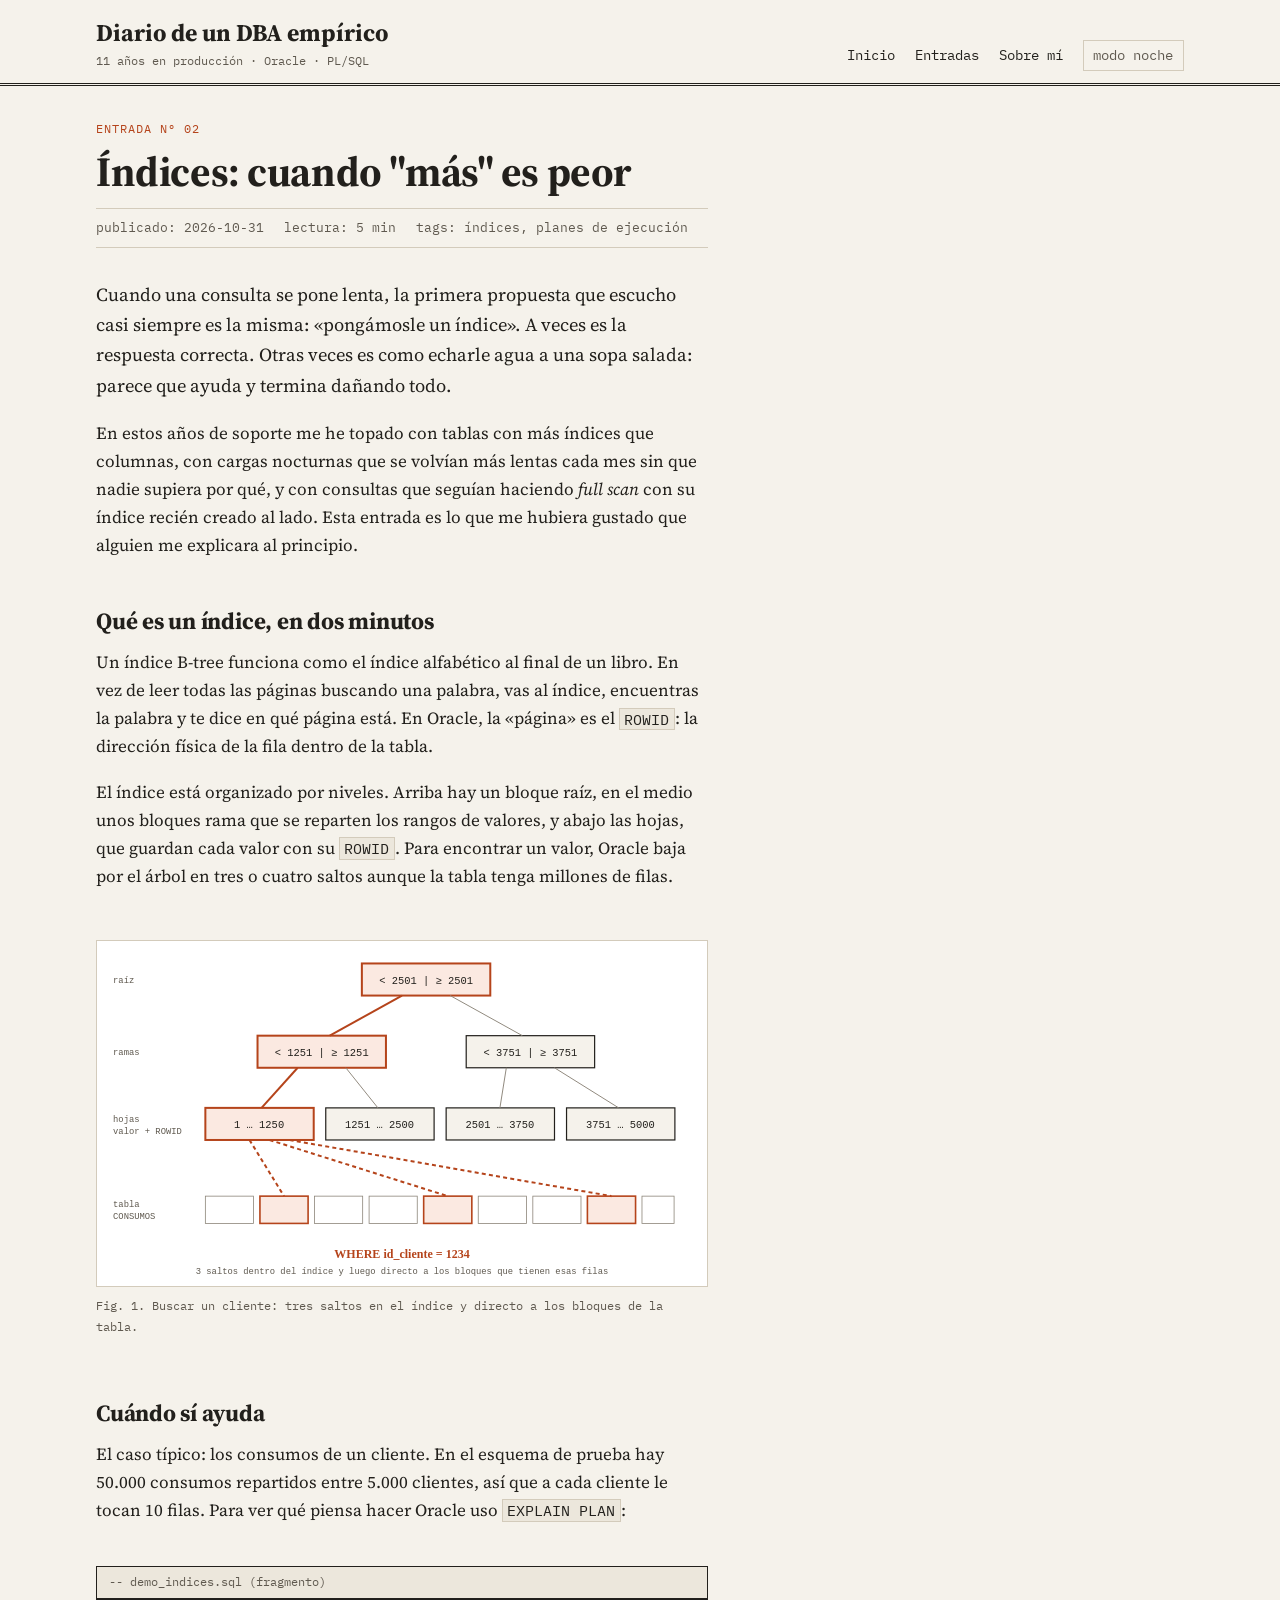
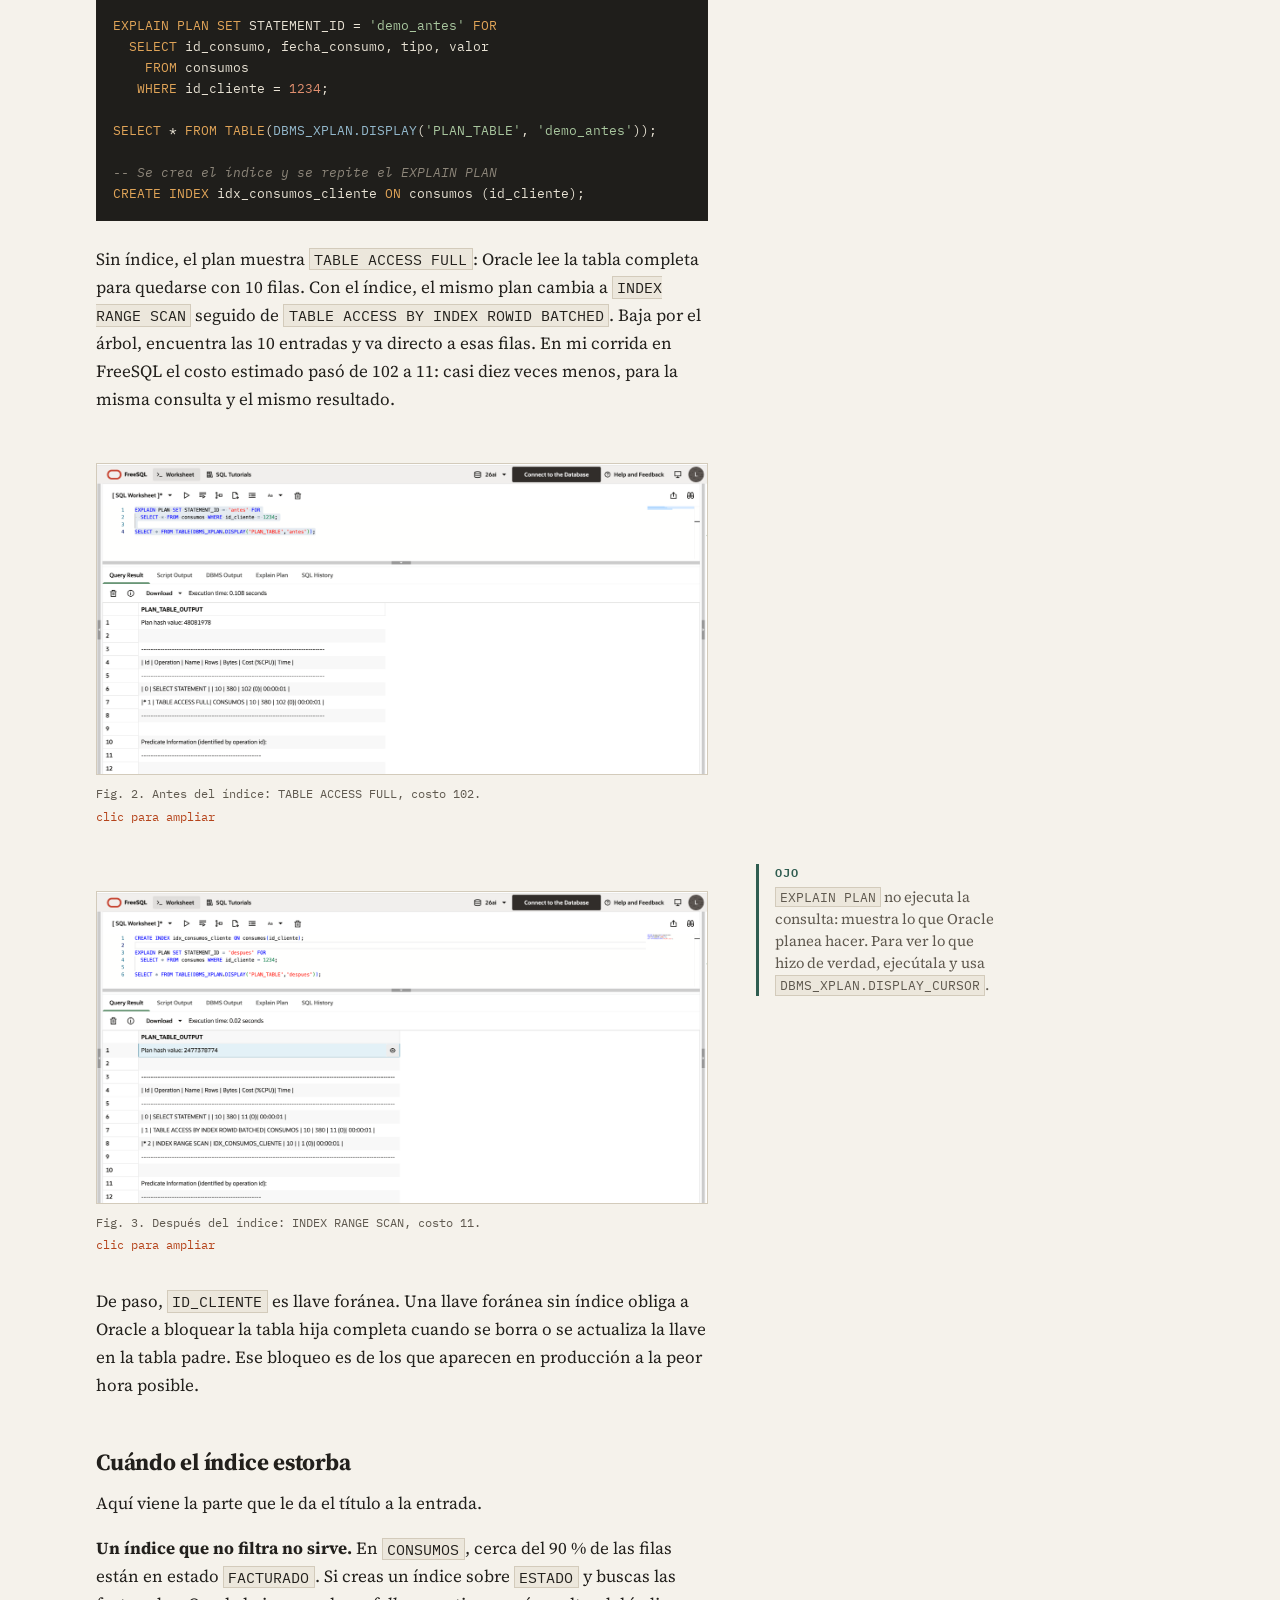
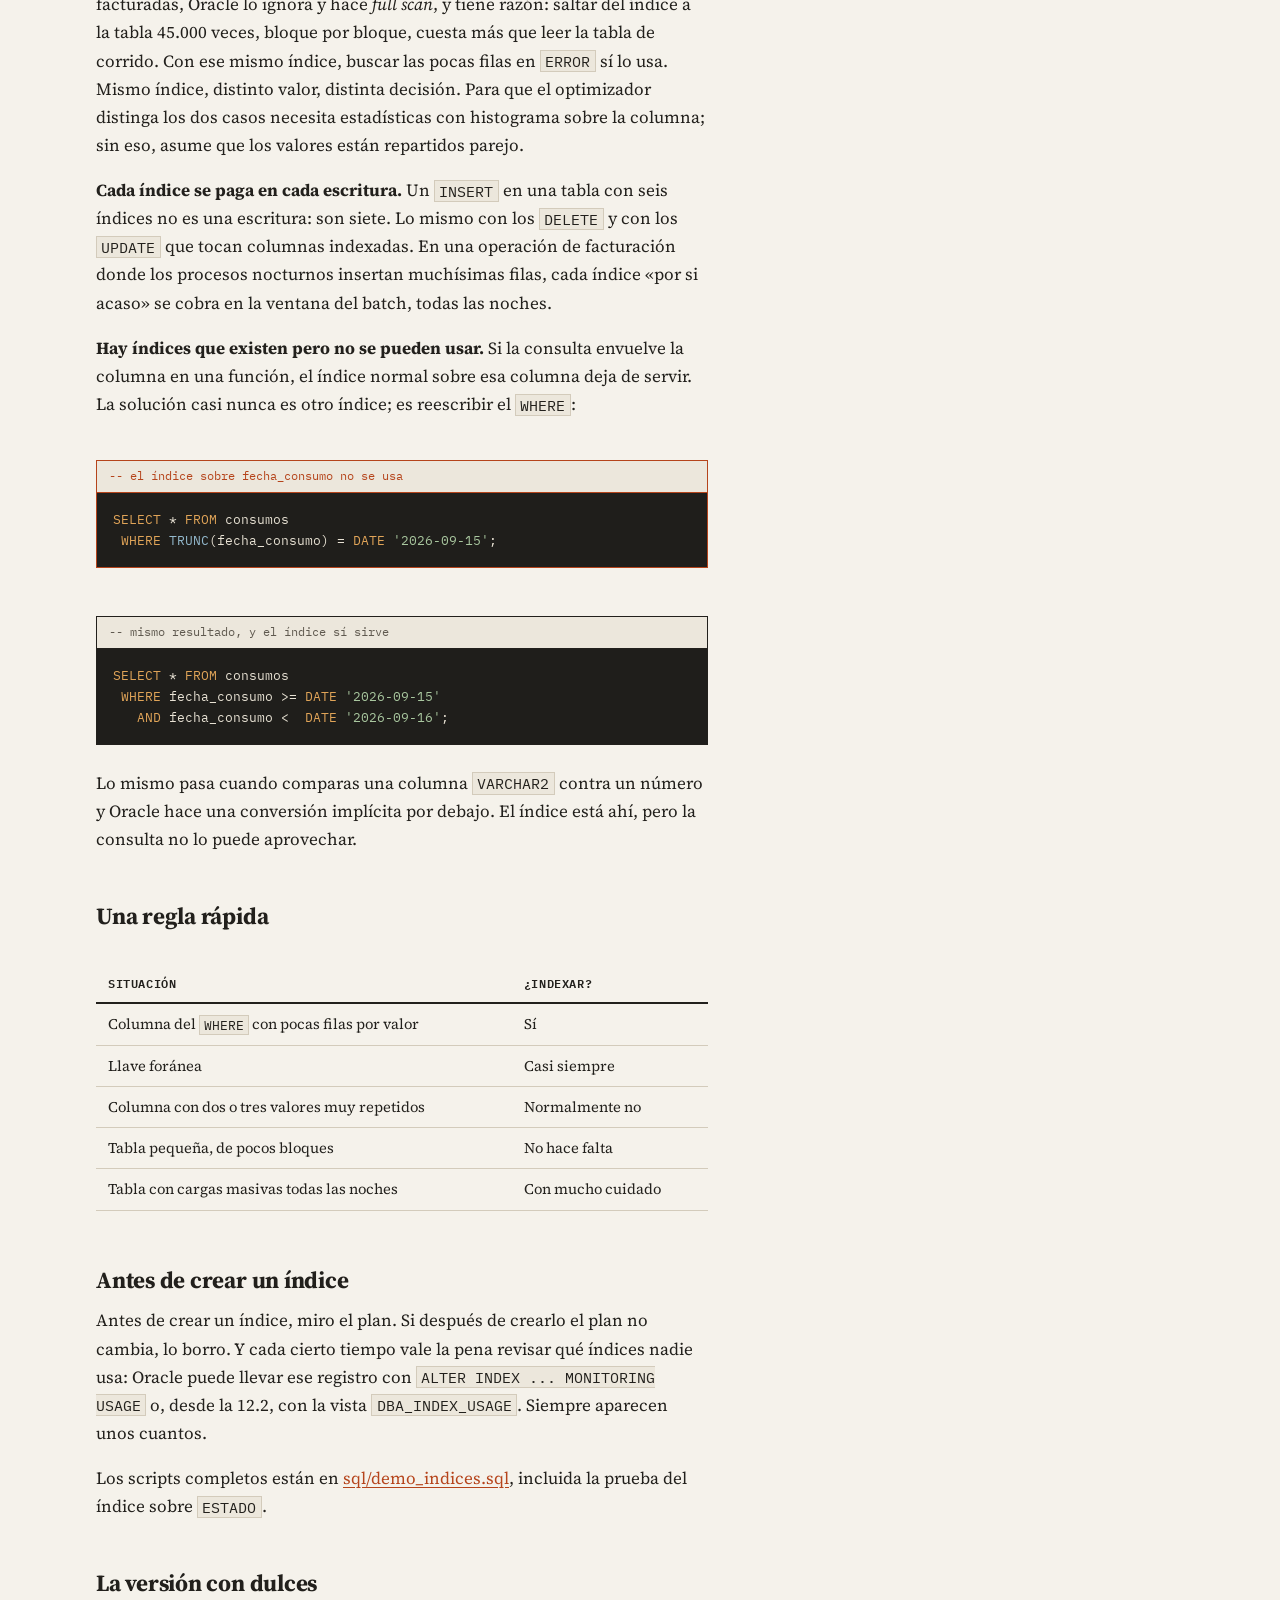
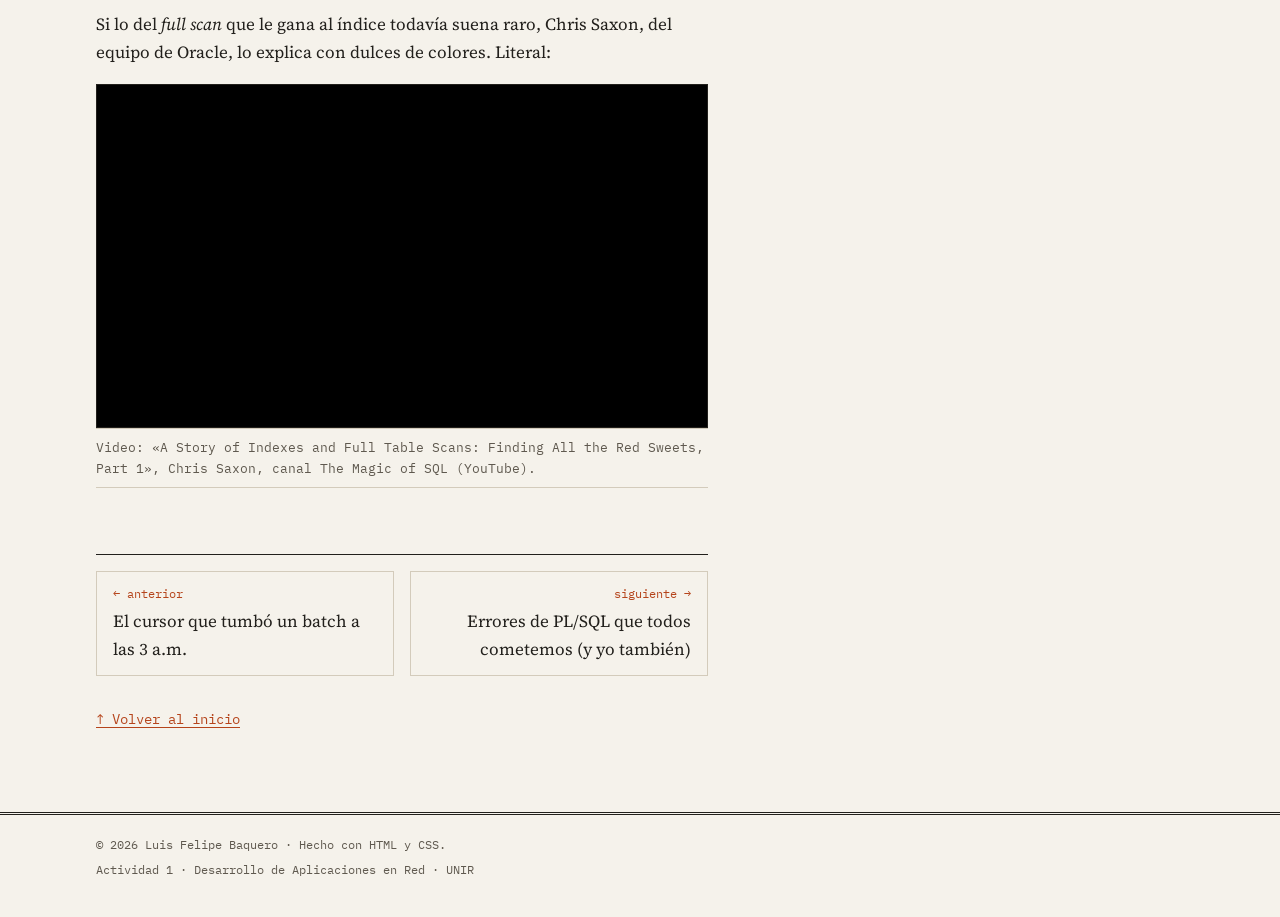
<file: posts/indices-mas-es-peor.html>
<!DOCTYPE html>
<html lang="es">
<head>
  <meta charset="UTF-8">
  <meta name="viewport" content="width=device-width, initial-scale=1">
  <title>Índices: cuando "más" es peor | Diario de un DBA empírico</title>
  <meta name="description" content="Índices, planes de ejecución y los casos en los que conviene no indexar.">

  <!-- Favicon: iniciales FB -->
  <link rel="icon" href="../img/favicon.svg" type="image/svg+xml">
  <link rel="apple-touch-icon" href="../img/apple-touch-icon.png">

  <!-- Tipografías -->
  <link rel="preconnect" href="https://fonts.googleapis.com">
  <link rel="preconnect" href="https://fonts.gstatic.com" crossorigin>
  <link rel="stylesheet" href="https://fonts.googleapis.com/css2?family=IBM+Plex+Mono:wght@400;500;600&amp;family=Source+Serif+4:ital,opsz,wght@0,8..60,400;0,8..60,700;1,8..60,400&amp;display=swap">

  <link rel="stylesheet" href="../css/styles.css">
  <script src="../js/main.js"></script>
</head>
<body>
  <a class="saltar" href="#contenido">Saltar al contenido</a>

  <header class="sitio-cabecera">
    <div class="contenedor">
      <a class="marca" href="../index.html">
        <span class="marca-nombre">Diario de un DBA empírico</span>
        <span class="marca-sub">11 años en producción · Oracle · PL/SQL</span>
      </a>
      <nav class="menu" aria-label="Menú principal">
        <ul>
          <li><a href="../index.html">Inicio</a></li>
          <li><a href="../index.html#entradas">Entradas</a></li>
          <li><a href="../about.html">Sobre mí</a></li>
          <li><button class="btn-tema" type="button">modo noche</button></li>
        </ul>
      </nav>
    </div>
  </header>

  <main id="contenido" class="contenedor">
    <article class="entrada">
      <header class="entrada-cabecera">
        <span class="antetitulo">Entrada Nº 02</span>
        <h1>Índices: cuando "más" es peor</h1>
        <p class="entrada-meta">
          <span>publicado: 2026-10-31</span>
          <span>lectura: 5 min</span>
          <span>tags: índices, planes de ejecución</span>
        </p>
      </header>

      <div class="entrada-cuerpo">
        <p>Cuando una consulta se pone lenta, la primera propuesta que escucho casi siempre es la misma: «pongámosle un índice». A veces es la respuesta correcta. Otras veces es como echarle agua a una sopa salada: parece que ayuda y termina dañando todo.</p>

        <!-- REVISAR (Felipe): este párrafo resume tu experiencia en general. Si tienes un caso concreto (sin nombres), cámbialo por ese. -->
        <p>En estos años de soporte me he topado con tablas con más índices que columnas, con cargas nocturnas que se volvían más lentas cada mes sin que nadie supiera por qué, y con consultas que seguían haciendo <em>full scan</em> con su índice recién creado al lado. Esta entrada es lo que me hubiera gustado que alguien me explicara al principio.</p>

        <h2>Qué es un índice, en dos minutos</h2>
        <p>Un índice B-tree funciona como el índice alfabético al final de un libro. En vez de leer todas las páginas buscando una palabra, vas al índice, encuentras la palabra y te dice en qué página está. En Oracle, la «página» es el <code>ROWID</code>: la dirección física de la fila dentro de la tabla.</p>

        <p>El índice está organizado por niveles. Arriba hay un bloque raíz, en el medio unos bloques rama que se reparten los rangos de valores, y abajo las hojas, que guardan cada valor con su <code>ROWID</code>. Para encontrar un valor, Oracle baja por el árbol en tres o cuatro saltos aunque la tabla tenga millones de filas.</p>

        <figure>
          <img src="../img/indice-btree.svg" alt="Diagrama de un índice B-tree: la búsqueda de id_cliente 1234 baja de la raíz a una rama y a una hoja, y de ahí los ROWID llevan directo a tres bloques de la tabla CONSUMOS." width="760" height="430">
          <figcaption>Fig. 1. Buscar un cliente: tres saltos en el índice y directo a los bloques de la tabla.</figcaption>
        </figure>

        <h2>Cuándo sí ayuda</h2>
        <p>El caso típico: los consumos de un cliente. En el esquema de prueba hay 50.000 consumos repartidos entre 5.000 clientes, así que a cada cliente le tocan 10 filas. Para ver qué piensa hacer Oracle uso <code>EXPLAIN PLAN</code>:</p>

        <div class="codigo">
          <div class="codigo-titulo">-- demo_indices.sql (fragmento)</div>
<pre><code><span class="kw">EXPLAIN PLAN SET</span> STATEMENT_ID = <span class="str">'demo_antes'</span> <span class="kw">FOR</span>
  <span class="kw">SELECT</span> id_consumo, fecha_consumo, tipo, valor
    <span class="kw">FROM</span> consumos
   <span class="kw">WHERE</span> id_cliente = <span class="num">1234</span>;

<span class="kw">SELECT</span> * <span class="kw">FROM TABLE</span>(<span class="fn">DBMS_XPLAN.DISPLAY</span>(<span class="str">'PLAN_TABLE'</span>, <span class="str">'demo_antes'</span>));

<span class="com">-- Se crea el índice y se repite el EXPLAIN PLAN</span>
<span class="kw">CREATE INDEX</span> idx_consumos_cliente <span class="kw">ON</span> consumos (id_cliente);</code></pre>
        </div>

        <p>Sin índice, el plan muestra <code>TABLE ACCESS FULL</code>: Oracle lee la tabla completa para quedarse con 10 filas. Con el índice, el mismo plan cambia a <code>INDEX RANGE SCAN</code> seguido de <code>TABLE ACCESS BY INDEX ROWID BATCHED</code>. Baja por el árbol, encuentra las 10 entradas y va directo a esas filas. En mi corrida en FreeSQL el costo estimado pasó de 102 a 11: casi diez veces menos, para la misma consulta y el mismo resultado.</p>

        <figure>
          <a class="ampliable" href="../img/plan-antes.png" target="_blank" rel="noopener" title="Abrir la imagen en tamaño completo">
            <img src="../img/plan-antes.png" alt="Pantallazo de Oracle FreeSQL: plan de ejecución de SELECT sobre CONSUMOS filtrando id_cliente 1234, con la operación TABLE ACCESS FULL y costo 102." width="1400" height="713" loading="lazy">
          </a>
          <figcaption>Fig. 2. Antes del índice: TABLE ACCESS FULL, costo 102.<span class="ampliar">clic para ampliar</span></figcaption>
        </figure>

        <figure>
          <a class="ampliable" href="../img/plan-despues.png" target="_blank" rel="noopener" title="Abrir la imagen en tamaño completo">
            <img src="../img/plan-despues.png" alt="Pantallazo de Oracle FreeSQL: el mismo plan después de crear IDX_CONSUMOS_CLIENTE, con INDEX RANGE SCAN y TABLE ACCESS BY INDEX ROWID BATCHED, costo 11." width="1400" height="713" loading="lazy">
          </a>
          <figcaption>Fig. 3. Después del índice: INDEX RANGE SCAN, costo 11.<span class="ampliar">clic para ampliar</span></figcaption>
        </figure>

        <aside class="nota-margen">
          <strong>Ojo</strong>
          <code>EXPLAIN PLAN</code> no ejecuta la consulta: muestra lo que Oracle planea hacer. Para ver lo que hizo de verdad, ejecútala y usa <code>DBMS_XPLAN.DISPLAY_CURSOR</code>.
        </aside>


        <p>De paso, <code>ID_CLIENTE</code> es llave foránea. Una llave foránea sin índice obliga a Oracle a bloquear la tabla hija completa cuando se borra o se actualiza la llave en la tabla padre. Ese bloqueo es de los que aparecen en producción a la peor hora posible.</p>

        <h2>Cuándo el índice estorba</h2>
        <p>Aquí viene la parte que le da el título a la entrada.</p>

        <p><strong>Un índice que no filtra no sirve.</strong> En <code>CONSUMOS</code>, cerca del 90 % de las filas están en estado <code>FACTURADO</code>. Si creas un índice sobre <code>ESTADO</code> y buscas las facturadas, Oracle lo ignora y hace <em>full scan</em>, y tiene razón: saltar del índice a la tabla 45.000 veces, bloque por bloque, cuesta más que leer la tabla de corrido. Con ese mismo índice, buscar las pocas filas en <code>ERROR</code> sí lo usa. Mismo índice, distinto valor, distinta decisión. Para que el optimizador distinga los dos casos necesita estadísticas con histograma sobre la columna; sin eso, asume que los valores están repartidos parejo.</p>

        <p><strong>Cada índice se paga en cada escritura.</strong> Un <code>INSERT</code> en una tabla con seis índices no es una escritura: son siete. Lo mismo con los <code>DELETE</code> y con los <code>UPDATE</code> que tocan columnas indexadas. En una operación de facturación donde los procesos nocturnos insertan muchísimas filas, cada índice «por si acaso» se cobra en la ventana del batch, todas las noches.</p>

        <p><strong>Hay índices que existen pero no se pueden usar.</strong> Si la consulta envuelve la columna en una función, el índice normal sobre esa columna deja de servir. La solución casi nunca es otro índice; es reescribir el <code>WHERE</code>:</p>

        <div class="codigo codigo--mal">
          <div class="codigo-titulo">-- el índice sobre fecha_consumo no se usa</div>
<pre><code><span class="kw">SELECT</span> * <span class="kw">FROM</span> consumos
 <span class="kw">WHERE</span> <span class="fn">TRUNC</span>(fecha_consumo) = <span class="kw">DATE</span> <span class="str">'2026-09-15'</span>;</code></pre>
        </div>

        <div class="codigo">
          <div class="codigo-titulo">-- mismo resultado, y el índice sí sirve</div>
<pre><code><span class="kw">SELECT</span> * <span class="kw">FROM</span> consumos
 <span class="kw">WHERE</span> fecha_consumo &gt;= <span class="kw">DATE</span> <span class="str">'2026-09-15'</span>
   <span class="kw">AND</span> fecha_consumo &lt;  <span class="kw">DATE</span> <span class="str">'2026-09-16'</span>;</code></pre>
        </div>

        <p>Lo mismo pasa cuando comparas una columna <code>VARCHAR2</code> contra un número y Oracle hace una conversión implícita por debajo. El índice está ahí, pero la consulta no lo puede aprovechar.</p>

        <h2>Una regla rápida</h2>
        <div class="tabla-scroll">
          <table>
            <thead>
              <tr><th>Situación</th><th>¿Indexar?</th></tr>
            </thead>
            <tbody>
              <tr><td>Columna del <code>WHERE</code> con pocas filas por valor</td><td>Sí</td></tr>
              <tr><td>Llave foránea</td><td>Casi siempre</td></tr>
              <tr><td>Columna con dos o tres valores muy repetidos</td><td>Normalmente no</td></tr>
              <tr><td>Tabla pequeña, de pocos bloques</td><td>No hace falta</td></tr>
              <tr><td>Tabla con cargas masivas todas las noches</td><td>Con mucho cuidado</td></tr>
            </tbody>
          </table>
        </div>

        <h2>Antes de crear un índice</h2>
        <!-- REVISAR (Felipe): ajusta si tu costumbre es otra. -->
        <p>Antes de crear un índice, miro el plan. Si después de crearlo el plan no cambia, lo borro. Y cada cierto tiempo vale la pena revisar qué índices nadie usa: Oracle puede llevar ese registro con <code>ALTER INDEX ... MONITORING USAGE</code> o, desde la 12.2, con la vista <code>DBA_INDEX_USAGE</code>. Siempre aparecen unos cuantos.</p>

        <p>Los scripts completos están en <a href="../sql/demo_indices.sql">sql/demo_indices.sql</a>, incluida la prueba del índice sobre <code>ESTADO</code>.</p>

        <h2>La versión con dulces</h2>
        <p>Si lo del <em>full scan</em> que le gana al índice todavía suena raro, Chris Saxon, del equipo de Oracle, lo explica con dulces de colores. Literal:</p>
        <div class="video">
          <iframe src="https://www.youtube-nocookie.com/embed/Rlgb7LwOiHk" title="A Story of Indexes and Full Table Scans, de Chris Saxon" loading="lazy" allow="accelerometer; clipboard-write; encrypted-media; gyroscope; picture-in-picture; web-share" referrerpolicy="strict-origin-when-cross-origin" allowfullscreen></iframe>
        </div>
        <p class="entrada-meta">Video: «A Story of Indexes and Full Table Scans: Finding All the Red Sweets, Part 1», Chris Saxon, canal The Magic of SQL (YouTube).</p>
      </div>

      <!-- Navegación entre entradas -->
      <nav class="entre-entradas" aria-label="Navegación entre entradas">
        <a class="anterior" href="cursor-batch-3am.html"><small>← anterior</small>El cursor que tumbó un batch a las 3 a.m.</a>
        <a class="siguiente" href="errores-plsql.html"><small>siguiente →</small>Errores de PL/SQL que todos cometemos (y yo también)</a>
      </nav>
      <p class="volver"><a href="../index.html">↑ Volver al inicio</a></p>
    </article>
  </main>

  <!-- PIE DE PÁGINA: componente compartido, definido en js/main.js -->
  <sitio-pie></sitio-pie>
</body>
</html>
</file>
<file: css/styles.css>
/* ==========================================================================
   Diario de un DBA empírico — hoja de estilos principal
   --------------------------------------------------------------------------
   Idea visual: un cuaderno de ingeniero. Papel cálido, tinta oscura y un
   único acento rojo "lápiz de corrección". Texto en serif para leer
   cómodo; datos (fechas, números, etiquetas) en monoespaciada, como si
   fueran líneas de un log.

   Orden del archivo:
     1. Variables (colores, tipografía, medidas)
     2. Modo oscuro
     3. Reset y base
     4. Cabecera y menú
     5. Portada (index): presentación y fichas de entradas
     6. Entrada (post): cabecera, cuerpo, notas al margen
     7. Código SQL y resaltado
     8. Figuras, tablas y video
     9. Navegación entre entradas
    10. Pie de página
    11. Utilidades y accesibilidad
    12. Pantallas medianas y grandes (móvil primero)
   ========================================================================== */


/* 1. VARIABLES ------------------------------------------------------------ */
:root {
  /* Colores del modo claro */
  --papel: #f5f2eb;          /* fondo general */
  --papel-2: #ece7dc;        /* fondo de cajas y notas */
  --tinta: #22201c;          /* texto principal */
  --tinta-suave: #5f594f;    /* texto secundario */
  --linea: #d3cbbb;          /* bordes y separadores */
  --acento: #b5441b;         /* rojo lápiz: enlaces y detalles */
  --acento-2: #2f5d50;       /* verde apagado: etiquetas */

  /* Bloques de código: siempre oscuros, como una terminal */
  --codigo-fondo: #1f1e1b;
  --codigo-texto: #e8e2d4;
  --tk-kw: #e0a458;          /* palabras clave: SELECT, BEGIN... */
  --tk-str: #a9c79f;         /* cadenas de texto */
  --tk-com: #8d867a;         /* comentarios */
  --tk-num: #e08f6f;         /* números */
  --tk-fn: #93b8cc;          /* funciones y tipos */

  /* Tipografía (Google Fonts, cargadas en cada HTML) */
  --f-texto: "Source Serif 4", Georgia, "Times New Roman", serif;
  --f-mono: "IBM Plex Mono", "Courier New", monospace;

  /* Medidas */
  --ancho-texto: 68ch;       /* largo de línea cómodo para leer */
  --ancho-sitio: 72rem;
  --gutter: 1rem;
}


/* 2. MODO OSCURO -----------------------------------------------------------
   Se activa solo si el sistema lo pide (prefers-color-scheme) o si el
   lector pulsa el botón "modo noche" (js/main.js pone data-theme).      */
@media (prefers-color-scheme: dark) {
  :root:not([data-theme="light"]) {
    --papel: #191816;
    --papel-2: #23211e;
    --tinta: #e6e1d6;
    --tinta-suave: #a59f92;
    --linea: #3b3833;
    --acento: #e2805a;
    --acento-2: #86b8a7;
    --codigo-fondo: #0f0f0e;
  }
}
:root[data-theme="dark"] {
  --papel: #191816;
  --papel-2: #23211e;
  --tinta: #e6e1d6;
  --tinta-suave: #a59f92;
  --linea: #3b3833;
  --acento: #e2805a;
  --acento-2: #86b8a7;
  --codigo-fondo: #0f0f0e;
}


/* 3. RESET Y BASE --------------------------------------------------------- */
*,
*::before,
*::after { box-sizing: border-box; }

html { -webkit-text-size-adjust: 100%; }

body {
  margin: 0;
  background: var(--papel);
  color: var(--tinta);
  font-family: var(--f-texto);
  font-size: 1.0625rem;      /* 17px: la serif se lee mejor un poco grande */
  line-height: 1.65;
}

img, svg, video, iframe { max-width: 100%; display: block; }

h1, h2, h3 {
  line-height: 1.2;
  font-weight: 700;
  letter-spacing: -0.01em;
  margin: 2rem 0 0.75rem;
}
h1 { font-size: 2rem; }
h2 { font-size: 1.45rem; }
h3 { font-size: 1.15rem; }

p { margin: 0 0 1.1rem; }

a {
  color: var(--acento);
  text-decoration-thickness: 1px;
  text-underline-offset: 3px;
}
a:hover { text-decoration-thickness: 2px; }

::selection { background: var(--acento); color: var(--papel); }

/* Contenedor centrado con margen lateral de 16px en móvil */
.contenedor {
  width: 100%;
  max-width: var(--ancho-sitio);
  margin: 0 auto;
  padding: 0 var(--gutter);
}


/* 4. CABECERA Y MENÚ -------------------------------------------------------
   Doble línea inferior, como el cabezote de un periódico viejo.          */
.sitio-cabecera {
  border-bottom: 3px double var(--tinta);
  padding: 1.25rem 0 0.75rem;
}

.sitio-cabecera .contenedor {
  display: flex;
  flex-direction: column;
  gap: 0.75rem;
}

.marca {
  color: var(--tinta);
  text-decoration: none;
  display: block;
}
.marca-nombre {
  display: block;
  font-size: 1.5rem;
  font-weight: 700;
  line-height: 1.1;
}
.marca-sub {
  display: block;
  font-family: var(--f-mono);
  font-size: 0.75rem;
  color: var(--tinta-suave);
  margin-top: 0.3rem;
}

.menu ul {
  list-style: none;
  margin: 0;
  padding: 0;
  display: flex;
  flex-wrap: wrap;
  align-items: center;
  gap: 0.25rem 1.25rem;
  font-family: var(--f-mono);
  font-size: 0.85rem;
}
.menu a {
  color: var(--tinta);
  text-decoration: none;
  padding: 0.25rem 0;
  border-bottom: 2px solid transparent;
}
.menu a:hover { border-bottom-color: var(--linea); }
/* Página actual: subrayado rojo (se marca con aria-current en el HTML) */
.menu a[aria-current="page"] { border-bottom-color: var(--acento); }

/* Botón de modo noche: texto, sin íconos */
.btn-tema {
  font: inherit;
  color: var(--tinta-suave);
  background: none;
  border: 1px solid var(--linea);
  padding: 0.2rem 0.6rem;
  cursor: pointer;
}
.btn-tema:hover { color: var(--tinta); border-color: var(--tinta-suave); }


/* 5. PORTADA ---------------------------------------------------------------- */
.presentacion {
  padding: 2.5rem 0 1.5rem;
  max-width: var(--ancho-texto);
}
.presentacion h1 { margin-top: 0; font-size: 2.1rem; }
.presentacion p { color: var(--tinta-suave); font-size: 1.1rem; }

/* Presentación con foto: en móvil la foto va debajo, pequeña;
   en pantallas medianas se pone a la derecha del texto (ver sección 12). */
.presentacion--foto { max-width: none; display: grid; gap: 1.5rem; }
.presentacion-texto { max-width: var(--ancho-texto); }
.retrato.retrato--inicio {
  display: block;
  max-width: 10rem;
  margin: 0;
  transform: rotate(2deg);
}
.retrato.retrato--inicio:hover { transform: rotate(0deg); }

/* Etiqueta pequeña en mono encima de títulos ("Entrada Nº 01", etc.) */
.antetitulo {
  display: block;
  font-family: var(--f-mono);
  font-size: 0.78rem;
  color: var(--acento);
  text-transform: uppercase;
  letter-spacing: 0.08em;
  margin-bottom: 0.5rem;
}

.seccion-titulo {
  font-family: var(--f-mono);
  font-size: 0.85rem;
  font-weight: 500;
  text-transform: uppercase;
  letter-spacing: 0.08em;
  color: var(--tinta-suave);
  border-top: 1px solid var(--tinta);
  padding-top: 0.6rem;
  margin: 2rem 0 1.25rem;
}

/* Fichas de entradas: inspiradas en las fichas de biblioteca.
   Esquinas rectas, borde fino y una franja superior con número y fecha. */
.fichas {
  list-style: none;
  margin: 0 0 3rem;
  padding: 0;
  display: grid;
  gap: 1.5rem;
}

.ficha {
  background: var(--papel);
  border: 1px solid var(--tinta);
  display: flex;
  flex-direction: column;
  transition: transform 0.15s ease, box-shadow 0.15s ease;
}
/* Al pasar el mouse la ficha "se levanta" del montón */
.ficha:hover {
  transform: translate(-3px, -3px);
  box-shadow: 4px 4px 0 var(--tinta);
}

.ficha-franja {
  display: flex;
  justify-content: space-between;
  font-family: var(--f-mono);
  font-size: 0.75rem;
  color: var(--tinta-suave);
  border-bottom: 1px solid var(--linea);
  padding: 0.45rem 0.9rem;
}
.ficha-franja .num { color: var(--acento); font-weight: 600; }

.ficha-img {
  border-bottom: 1px solid var(--linea);
  background: var(--papel-2);
}
.ficha-img { background: #fff; }
.ficha-img img { width: 100%; height: auto; aspect-ratio: 16 / 9; object-fit: contain; padding: 0.5rem; }

.ficha-cuerpo { padding: 1rem 0.9rem 1.1rem; flex: 1; display: flex; flex-direction: column; }
.ficha h3 { margin: 0 0 0.5rem; font-size: 1.2rem; }
.ficha h3 a { color: var(--tinta); text-decoration: none; }
/* El enlace del título cubre toda la ficha para que sea fácil de tocar en el móvil */
.ficha h3 a::after { content: ""; position: absolute; inset: 0; }
.ficha { position: relative; }
.ficha p { font-size: 0.98rem; color: var(--tinta-suave); margin-bottom: 0.9rem; }
.ficha-pie {
  margin-top: auto;
  font-family: var(--f-mono);
  font-size: 0.78rem;
  color: var(--acento);
}


/* 6. ENTRADA ---------------------------------------------------------------- */
.entrada { padding: 2rem 0 1rem; }

.entrada-cabecera { max-width: var(--ancho-texto); margin-bottom: 2rem; }
.entrada-cabecera h1 { margin-top: 0; }

/* Línea de datos debajo del título, estilo log */
.entrada-meta {
  font-family: var(--f-mono);
  font-size: 0.8rem;
  color: var(--tinta-suave);
  border-top: 1px solid var(--linea);
  border-bottom: 1px solid var(--linea);
  padding: 0.5rem 0;
  display: flex;
  flex-wrap: wrap;
  gap: 0.25rem 1.25rem;
}

.entrada-cuerpo { max-width: var(--ancho-texto); }
.entrada-cuerpo > p:first-of-type { font-size: 1.15rem; }

.entrada-cuerpo ul,
.entrada-cuerpo ol { padding-left: 1.3rem; margin: 0 0 1.1rem; }
.entrada-cuerpo li { margin-bottom: 0.35rem; }

.entrada-cuerpo blockquote {
  margin: 1.5rem 0;
  padding: 0 0 0 1rem;
  border-left: 3px solid var(--acento);
  font-style: italic;
  color: var(--tinta-suave);
}

/* Código dentro de un párrafo */
:not(pre) > code {
  font-family: var(--f-mono);
  font-size: 0.88em;
  background: var(--papel-2);
  border: 1px solid var(--linea);
  padding: 0.05em 0.3em;
}

/* Nota al margen: en móvil es una caja con borde izquierdo;
   en pantallas grandes se va a la columna de la derecha (ver sección 12). */
.nota-margen {
  font-size: 0.92rem;
  line-height: 1.5;
  color: var(--tinta-suave);
  background: var(--papel-2);
  border-left: 3px solid var(--acento-2);
  padding: 0.75rem 1rem;
  margin: 1.5rem 0;
}
.nota-margen strong {
  display: block;
  font-family: var(--f-mono);
  font-size: 0.72rem;
  font-weight: 600;
  text-transform: uppercase;
  letter-spacing: 0.08em;
  color: var(--acento-2);
  margin-bottom: 0.3rem;
}


/* 7. CÓDIGO SQL Y RESALTADO -------------------------------------------------
   El resaltado se hace a mano con <span class="kw|str|com|num|fn">, sin
   librerías externas. Así funciona sin internet y pasa el validador.     */
.codigo {
  margin: 1.5rem 0;
  border: 1px solid var(--tinta);
}
/* Franja superior con el nombre del archivo */
.codigo-titulo {
  font-family: var(--f-mono);
  font-size: 0.75rem;
  color: var(--tinta-suave);
  background: var(--papel-2);
  border-bottom: 1px solid var(--tinta);
  padding: 0.35rem 0.75rem;
}
.codigo pre {
  margin: 0;
  padding: 1rem;
  overflow-x: auto;             /* en móvil el código hace scroll, la página no */
  background: var(--codigo-fondo);
  color: var(--codigo-texto);
  font-family: var(--f-mono);
  font-size: 0.82rem;
  line-height: 1.6;
  tab-size: 2;
}
.codigo code { font-family: inherit; }

.kw  { color: var(--tk-kw); }
.str { color: var(--tk-str); }
.com { color: var(--tk-com); font-style: italic; }
.num { color: var(--tk-num); }
.fn  { color: var(--tk-fn); }

/* Variante para código "malo" (lo que no hay que hacer) */
.codigo--mal { border-color: var(--acento); }
.codigo--mal .codigo-titulo { color: var(--acento); border-bottom-color: var(--acento); }


/* 8. FIGURAS, TABLAS Y VIDEO ------------------------------------------------ */
figure { margin: 2rem 0; }
figure img { width: 100%; height: auto; border: 1px solid var(--linea); background: #fff; }
figcaption {
  font-family: var(--f-mono);
  font-size: 0.78rem;
  color: var(--tinta-suave);
  margin-top: 0.5rem;
}

/* Pantallazos que se abren en tamaño completo al hacer clic */
.ampliable { display: block; cursor: zoom-in; }
.ampliable:hover img { border-color: var(--acento); }
.ampliar { display: block; margin-top: 0.15rem; color: var(--acento); }

/* Los SVG propios tienen fondo blanco; en modo oscuro se baja un poco el brillo */
:root[data-theme="dark"] figure img { filter: brightness(0.9); }
@media (prefers-color-scheme: dark) {
  :root:not([data-theme="light"]) figure img { filter: brightness(0.9); }
}

/* Foto de la página "Sobre mí": marco tipo foto impresa, levemente girada */
.retrato {
  max-width: 16rem;
  margin: 0 0 2rem;
  background: #fff;
  padding: 0.6rem 0.6rem 0.4rem;
  border: 1px solid var(--linea);
  transform: rotate(-1.5deg);
}
.retrato img { border: 0; width: 100%; height: auto; }

.tabla-scroll { overflow-x: auto; margin: 1.5rem 0; }
table {
  width: 100%;
  border-collapse: collapse;
  font-size: 0.92rem;
}
th, td {
  text-align: left;
  padding: 0.5rem 0.75rem;
  border-bottom: 1px solid var(--linea);
  vertical-align: top;
}
th {
  font-family: var(--f-mono);
  font-size: 0.75rem;
  font-weight: 600;
  text-transform: uppercase;
  letter-spacing: 0.05em;
  border-bottom: 2px solid var(--tinta);
}

/* Video de YouTube responsive: la caja mantiene 16:9 en cualquier ancho */
.video {
  position: relative;
  aspect-ratio: 16 / 9;
  border: 1px solid var(--tinta);
  background: #000;
}
.video iframe {
  position: absolute;
  inset: 0;
  width: 100%;
  height: 100%;
  border: 0;
}


/* 9. NAVEGACIÓN ENTRE ENTRADAS --------------------------------------------- */
.entre-entradas {
  max-width: var(--ancho-texto);
  margin: 3rem 0 2rem;
  border-top: 1px solid var(--tinta);
  padding-top: 1rem;
  display: grid;
  gap: 1rem;
}
.entre-entradas a {
  display: block;
  text-decoration: none;
  color: var(--tinta);
  border: 1px solid var(--linea);
  padding: 0.75rem 1rem;
}
.entre-entradas a:hover { border-color: var(--tinta); }
.entre-entradas small {
  display: block;
  font-family: var(--f-mono);
  font-size: 0.75rem;
  color: var(--acento);
  margin-bottom: 0.2rem;
}
.entre-entradas .siguiente { text-align: right; }
.volver {
  font-family: var(--f-mono);
  font-size: 0.85rem;
}


/* 10. PIE DE PÁGINA --------------------------------------------------------- */
/* <sitio-pie> es el componente de js/main.js; los elementos propios son
   "inline" por defecto, así que se le dice que se comporte como bloque. */
sitio-pie { display: block; }

.sitio-pie {
  border-top: 3px double var(--tinta);
  margin-top: 3rem;
  padding: 1.25rem 0 2rem;
  font-family: var(--f-mono);
  font-size: 0.75rem;
  color: var(--tinta-suave);
}
.sitio-pie p { margin: 0 0 0.35rem; }


/* 11. UTILIDADES Y ACCESIBILIDAD ------------------------------------------- */
/* Enlace "saltar al contenido": invisible hasta que se navega con teclado */
.saltar {
  position: absolute;
  left: -999px;
  top: 0;
  background: var(--tinta);
  color: var(--papel);
  padding: 0.5rem 1rem;
  z-index: 10;
}
.saltar:focus { left: 0; }

:focus-visible { outline: 2px solid var(--acento); outline-offset: 2px; }

/* Si el usuario pidió menos animación, se respeta */
@media (prefers-reduced-motion: reduce) {
  * { transition: none !important; }
}


/* 12. PANTALLAS MEDIANAS Y GRANDES ---------------------------------------- */
@media (min-width: 48rem) {               /* desde 768px */
  :root { --gutter: 2rem; }
  h1 { font-size: 2.6rem; }
  .presentacion h1 { font-size: 2.8rem; }

  .sitio-cabecera .contenedor {
    flex-direction: row;
    justify-content: space-between;
    align-items: flex-end;
  }

  .fichas { grid-template-columns: repeat(2, 1fr); }

  .presentacion--foto { grid-template-columns: minmax(0, 1fr) 13rem; align-items: center; column-gap: 3rem; }
  .retrato.retrato--inicio { max-width: 13rem; justify-self: end; }

  .entre-entradas { grid-template-columns: 1fr 1fr; }
}

@media (min-width: 68rem) {               /* desde ~1090px */
  .fichas { grid-template-columns: repeat(3, 1fr); }

  /* La entrada pasa a dos columnas: texto + margen para notas */
  .entrada-cuerpo {
    max-width: none;
    display: grid;
    grid-template-columns: minmax(0, var(--ancho-texto)) 15rem;
    column-gap: 3rem;
  }
  .entrada-cuerpo > * { grid-column: 1; }
  /* En "Sobre mí" la foto va en la columna derecha */
  .entrada-cuerpo > .retrato {
    grid-column: 2;
    grid-row: 1 / span 4;
    align-self: start;
  }
  .entrada-cuerpo > .nota-margen {
    grid-column: 2;
    grid-row: span 3;              /* queda al lado del párrafo que la precede en el HTML */
    align-self: start;
    margin-top: 0.3rem;
    background: none;
    padding: 0 0 0 1rem;
  }
  /* Nota que se queda dentro del texto (cuando la columna derecha ya está ocupada) */
  .entrada-cuerpo > .nota-margen.nota-inline {
    grid-column: 1;
    grid-row: auto;
    background: var(--papel-2);
    padding: 0.75rem 1rem;
  }
}
</file>
